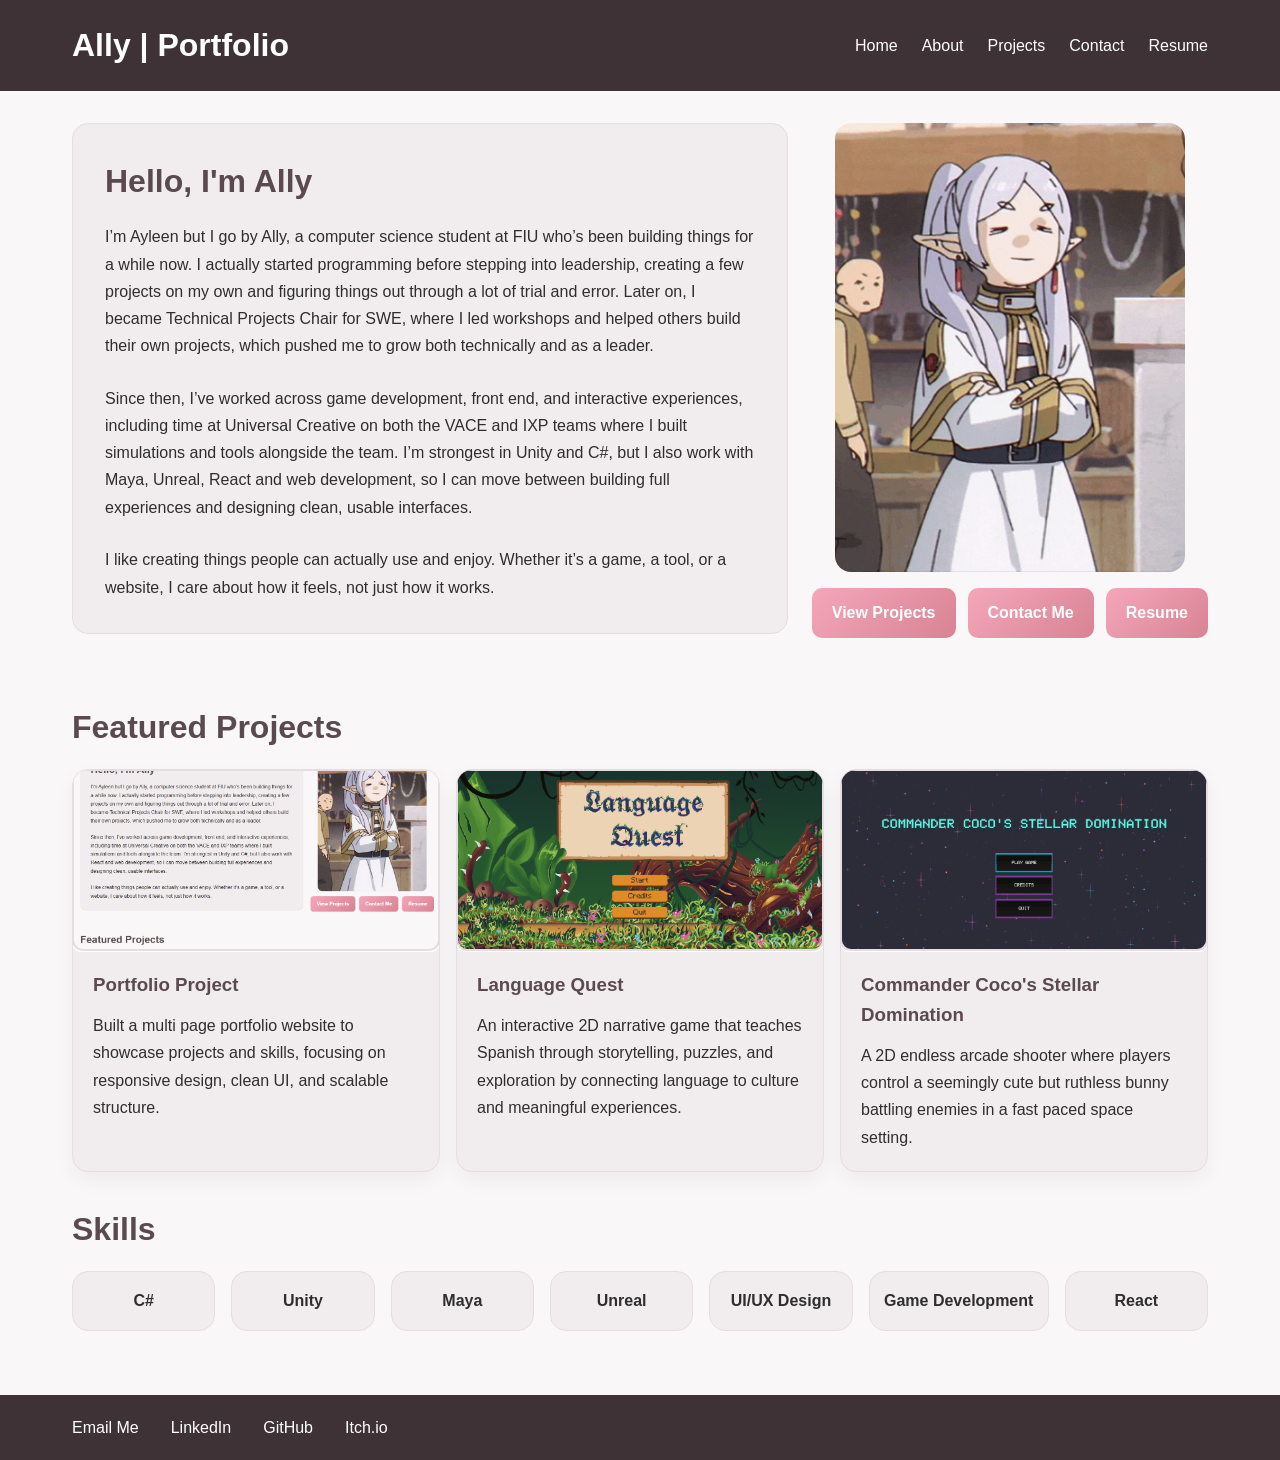
<file: index.html>
<!doctype html>
<html lang="en">
  <head>
    <meta charset="UTF-8" />
    <meta name="viewport" content="width=device-width, initial-scale=1.0" />
    <title>Portfolio</title>
    <link rel="stylesheet" href="Styles/base.css" />
    <link rel="stylesheet" href="Styles/layout.css" />
    <link rel="stylesheet" href="Styles/components.css" />
    <link rel="stylesheet" href="Styles/pages.css" />
    <link rel="stylesheet" href="Styles/colors.css" />
  </head>
  <body>
    <header class="site-header">
      <div class="header-inner">
        <h1 class="header-title">Ally | Portfolio</h1>

        <nav class="header-nav">
          <a href="index.html">Home</a>
          <a href="about.html">About</a>
          <a href="projects.html">Projects</a>
          <a href="contact.html">Contact</a>
          <a href="resume.html">Resume</a>
        </nav>
      </div>
    </header>
    <div class="page-content">
      <main>
        <section id="home">
          <div class="about-layout">
            <div class="about-container">
              <h2>Hello, I'm Ally</h2>
              <p>
                I’m Ayleen but I go by Ally, a computer science student at FIU
                who’s been building things for a while now. I actually started
                programming before stepping into leadership, creating a few
                projects on my own and figuring things out through a lot of
                trial and error. Later on, I became Technical Projects Chair for
                SWE, where I led workshops and helped others build their own
                projects, which pushed me to grow both technically and as a
                leader.
              </p>
              <br />
              <p>
                Since then, I’ve worked across game development, front end, and
                interactive experiences, including time at Universal Creative on
                both the VACE and IXP teams where I built simulations and tools
                alongside the team. I’m strongest in Unity and C#, but I also
                work with Maya, Unreal, React and web development, so I can move
                between building full experiences and designing clean, usable
                interfaces.
              </p>
              <br />
              <p>
                I like creating things people can actually use and enjoy.
                Whether it’s a game, a tool, or a website, I care about how it
                feels, not just how it works.
              </p>
            </div>
            <div class="about-image">
              <img src="images/anime-frieren.gif" alt="Funny Gif" />
              <div class="hero-actions">
                <a class="hero-button" href="projects.html">View Projects</a>
                <a class="hero-button" href="contact.html">Contact Me</a>
                <a class="hero-button" href="resume.html" target="_blank"
                  >Resume</a
                >
              </div>
            </div>
          </div>
        </section>
        <section id="projects">
          <h2>Featured Projects</h2>

          <div class="projects-grid">
            <a href="pages/portfolio-site.html" class="project-card-link">
              <article>
                <div class="project-thumbnail">
                  <img
                    src="images/projects/portfolio-project/portfolio-project-image.png"
                    alt="Portfolio Project"
                  />
                </div>
                <div class="project-content">
                  <h3>Portfolio Project</h3>
                  <p>
                    Built a multi page portfolio website to showcase projects
                    and skills, focusing on responsive design, clean UI, and
                    scalable structure.
                  </p>
                </div>
              </article>
            </a>

            <a href="pages/language-quest.html" class="project-card-link">
              <article>
                <div class="project-thumbnail">
                  <img
                    src="images/projects/language-quest/language-quest-project-image.png"
                    alt="Language Quest"
                  />
                </div>
                <div class="project-content">
                  <h3>Language Quest</h3>
                  <p>
                    An interactive 2D narrative game that teaches Spanish
                    through storytelling, puzzles, and exploration by connecting
                    language to culture and meaningful experiences.
                  </p>
                </div>
              </article>
            </a>

            <a href="pages/commander-coco.html" class="project-card-link">
              <article>
                <div class="project-thumbnail">
                  <img
                    src="images/projects/comander-coco/Commander-coco-project-image.png"
                    alt="Commander Coco"
                  />
                </div>
                <div class="project-content">
                  <h3>Commander Coco's Stellar Domination</h3>
                  <p>
                    A 2D endless arcade shooter where players control a
                    seemingly cute but ruthless bunny battling enemies in a fast
                    paced space setting.
                  </p>
                </div>
              </article>
            </a>
          </div>
        </section>
        <section id="skills">
          <h2>Skills</h2>

          <div class="skills-grid">
            <div class="skill-card">C#</div>
            <div class="skill-card">Unity</div>
            <div class="skill-card">Maya</div>
            <div class="skill-card">Unreal</div>
            <div class="skill-card">UI/UX Design</div>
            <div class="skill-card">Game Development</div>
            <div class="skill-card">React</div>
          </div>
        </section>
      </main>
    </div>
    <footer class="site-footer">
      <div class="footer-inner">
        <a href="mailto:Roa.Ayleen07@gmail.com">Email Me</a>
        <a href="https://www.linkedin.com/in/ayleen-roa" target="_blank"
          >LinkedIn</a
        >
        <a href="https://github.com/roa-ally" target="_blank">GitHub</a>
        <a href="https://roa-ally.itch.io/" target="_blank">Itch.io</a>
      </div>
    </footer>
  </body>
</html>
</file>
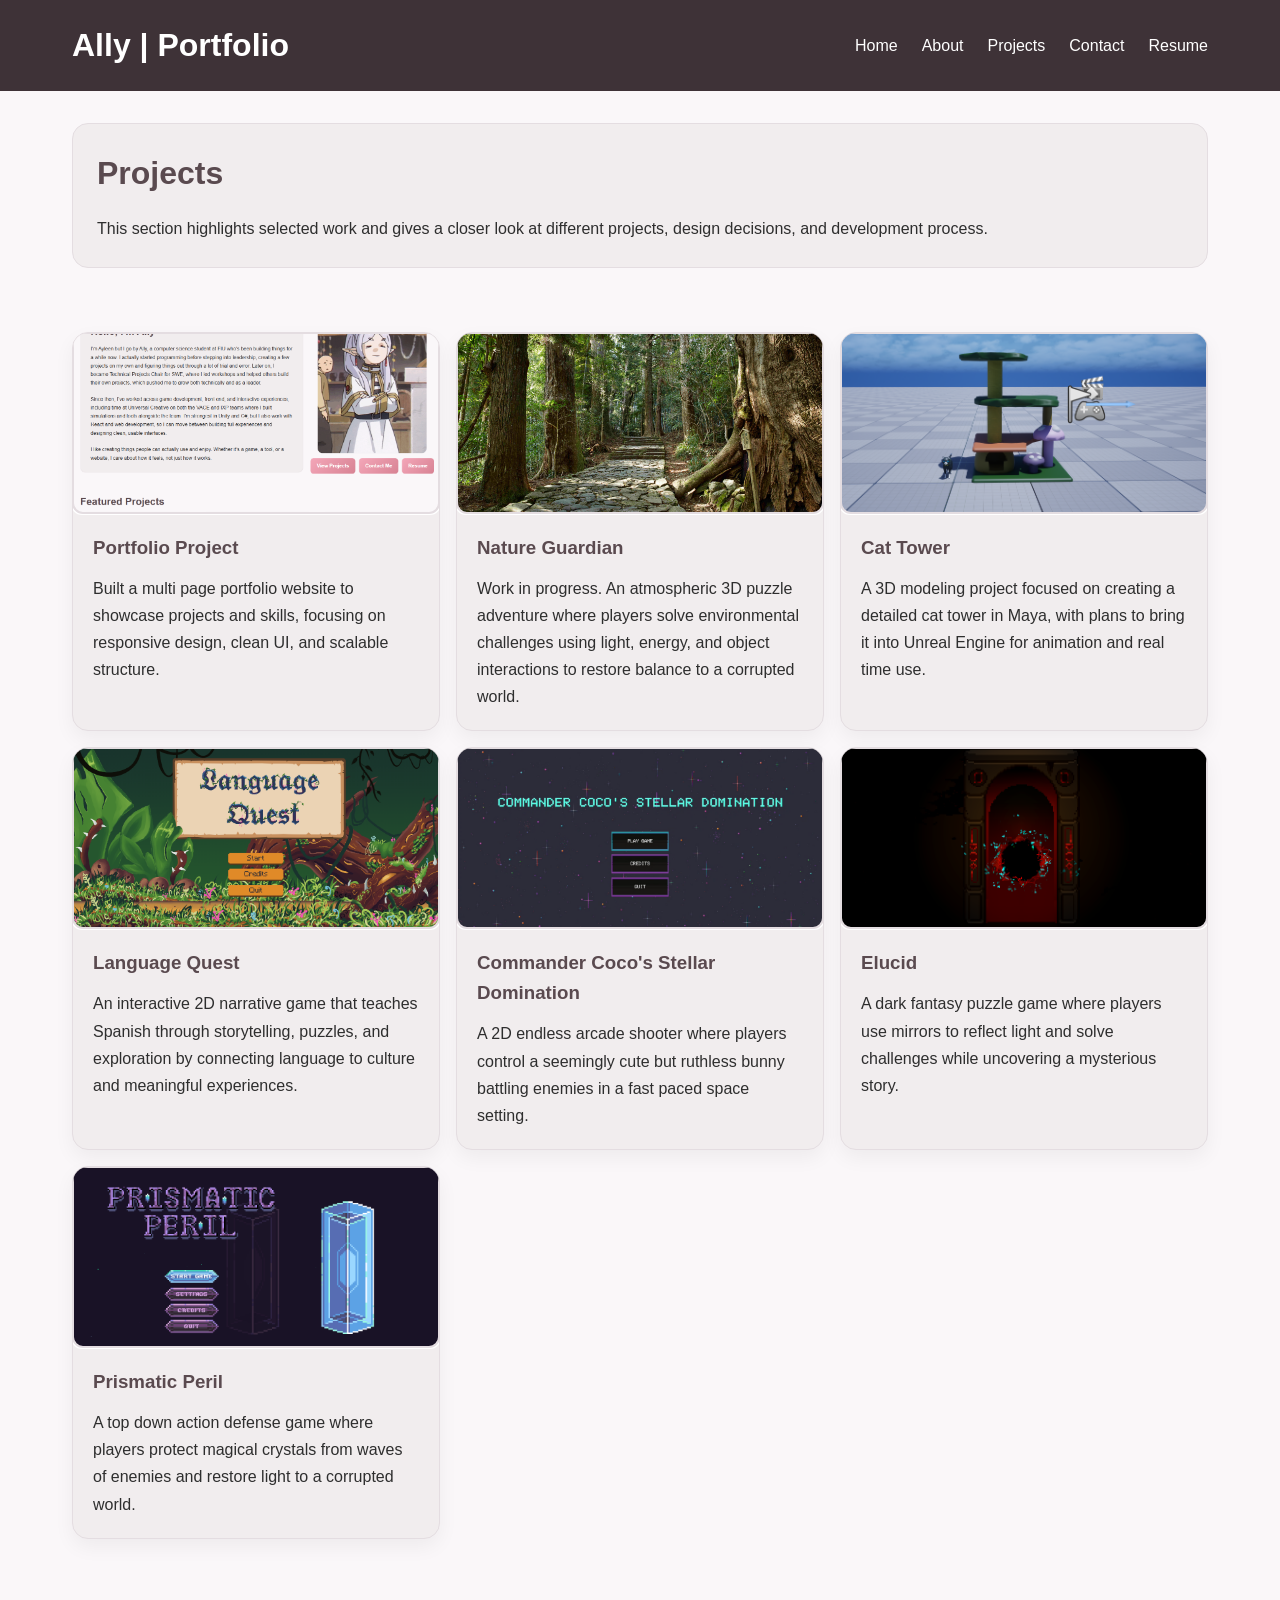
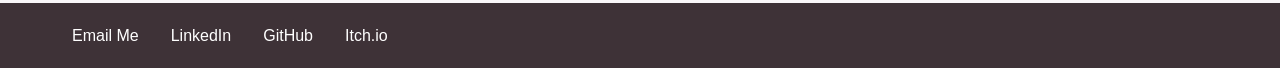
<file: projects.html>
<!doctype html>
<html lang="en">
  <head>
    <meta charset="UTF-8" />
    <meta name="viewport" content="width=device-width, initial-scale=1.0" />
    <title>Projects</title>
    <link rel="stylesheet" href="Styles/base.css" />
    <link rel="stylesheet" href="Styles/layout.css" />
    <link rel="stylesheet" href="Styles/components.css" />
    <link rel="stylesheet" href="Styles/pages.css" />
    <link rel="stylesheet" href="Styles/colors.css" />
  </head>

  <body>
    <header class="site-header">
      <div class="header-inner">
        <h1 class="header-title">Ally | Portfolio</h1>

        <nav class="header-nav">
          <a href="index.html">Home</a>
          <a href="about.html">About</a>
          <a href="projects.html">Projects</a>
          <a href="contact.html">Contact</a>
          <a href="resume.html">Resume</a>
        </nav>
      </div>
    </header>

    <main>
      <div class="page-content">
        <section class="projects-hero">
          <h2>Projects</h2>
          <p>
            This section highlights selected work and gives a closer look at
            different projects, design decisions, and development process.
          </p>
        </section>

        <section id="projects-page">
          <div class="projects-grid">
            <a class="project-card-link" href="pages/portfolio-site.html">
              <article>
                <div class="project-thumbnail">
                  <img
                    src="images/projects/portfolio-project/portfolio-project-image.png"
                    alt="Portfolio Project"
                  />
                </div>
                <div class="project-content">
                  <h3>Portfolio Project</h3>
                  <p>
                    Built a multi page portfolio website to showcase projects
                    and skills, focusing on responsive design, clean UI, and
                    scalable structure.
                  </p>
                </div>
              </article>
            </a>

            <a class="project-card-link" href="pages/nature-guardian.html">
              <article>
                <div class="project-thumbnail">
                  <img
                    src="images/projects/nature-guardian/nature-guardian-place-holder-project-image.jpg"
                    alt="Nature Guardian"
                  />
                </div>
                <div class="project-content">
                  <h3>Nature Guardian</h3>
                  <p>
                    Work in progress. An atmospheric 3D puzzle adventure where
                    players solve environmental challenges using light, energy,
                    and object interactions to restore balance to a corrupted
                    world.
                  </p>
                </div>
              </article>
            </a>

            <a class="project-card-link" href="pages/cat-tower.html">
              <article>
                <div class="project-thumbnail">
                  <img
                    src="images/projects/cat-tower/cat-tower-project-image.png"
                    alt="Cat Tower"
                  />
                </div>
                <div class="project-content">
                  <h3>Cat Tower</h3>
                  <p>
                    A 3D modeling project focused on creating a detailed cat
                    tower in Maya, with plans to bring it into Unreal Engine for
                    animation and real time use.
                  </p>
                </div>
              </article>
            </a>

            <a class="project-card-link" href="pages/language-quest.html">
              <article>
                <div class="project-thumbnail">
                  <img
                    src="images/projects/language-quest/language-quest-project-image.png"
                    alt="Language Quest"
                  />
                </div>
                <div class="project-content">
                  <h3>Language Quest</h3>
                  <p>
                    An interactive 2D narrative game that teaches Spanish
                    through storytelling, puzzles, and exploration by connecting
                    language to culture and meaningful experiences.
                  </p>
                </div>
              </article>
            </a>

            <a class="project-card-link" href="pages/commander-coco.html">
              <article>
                <div class="project-thumbnail">
                  <img
                    src="images/projects/comander-coco/Commander-coco-project-image.png"
                    alt="Commander Coco"
                  />
                </div>
                <div class="project-content">
                  <h3>Commander Coco's Stellar Domination</h3>
                  <p>
                    A 2D endless arcade shooter where players control a
                    seemingly cute but ruthless bunny battling enemies in a fast
                    paced space setting.
                  </p>
                </div>
              </article>
            </a>

            <a class="project-card-link" href="pages/elucid.html">
              <article>
                <div class="project-thumbnail">
                  <img
                    src="images/projects/elucid/elucid-project-image.png"
                    alt="Elucid"
                  />
                </div>
                <div class="project-content">
                  <h3>Elucid</h3>
                  <p>
                    A dark fantasy puzzle game where players use mirrors to
                    reflect light and solve challenges while uncovering a
                    mysterious story.
                  </p>
                </div>
              </article>
            </a>

            <a class="project-card-link" href="pages/prismatic-peril.html">
              <article>
                <div class="project-thumbnail">
                  <img
                    src="images/projects/prismatic-peril/prismatic-peril-project-image.png"
                    alt="Prismatic Peril"
                  />
                </div>
                <div class="project-content">
                  <h3>Prismatic Peril</h3>
                  <p>
                    A top down action defense game where players protect magical
                    crystals from waves of enemies and restore light to a
                    corrupted world.
                  </p>
                </div>
              </article>
            </a>
          </div>
        </section>
      </div>
    </main>

    <footer class="site-footer">
      <div class="footer-inner">
        <a href="mailto:Roa.Ayleen07@gmail.com">Email Me</a>
        <a href="https://www.linkedin.com/in/ayleen-roa" target="_blank"
          >LinkedIn</a
        >
        <a href="https://github.com/roa-ally" target="_blank">GitHub</a>
        <a href="https://roa-ally.itch.io/" target="_blank">Itch.io</a>
      </div>
    </footer>
  </body>
</html>
</file>
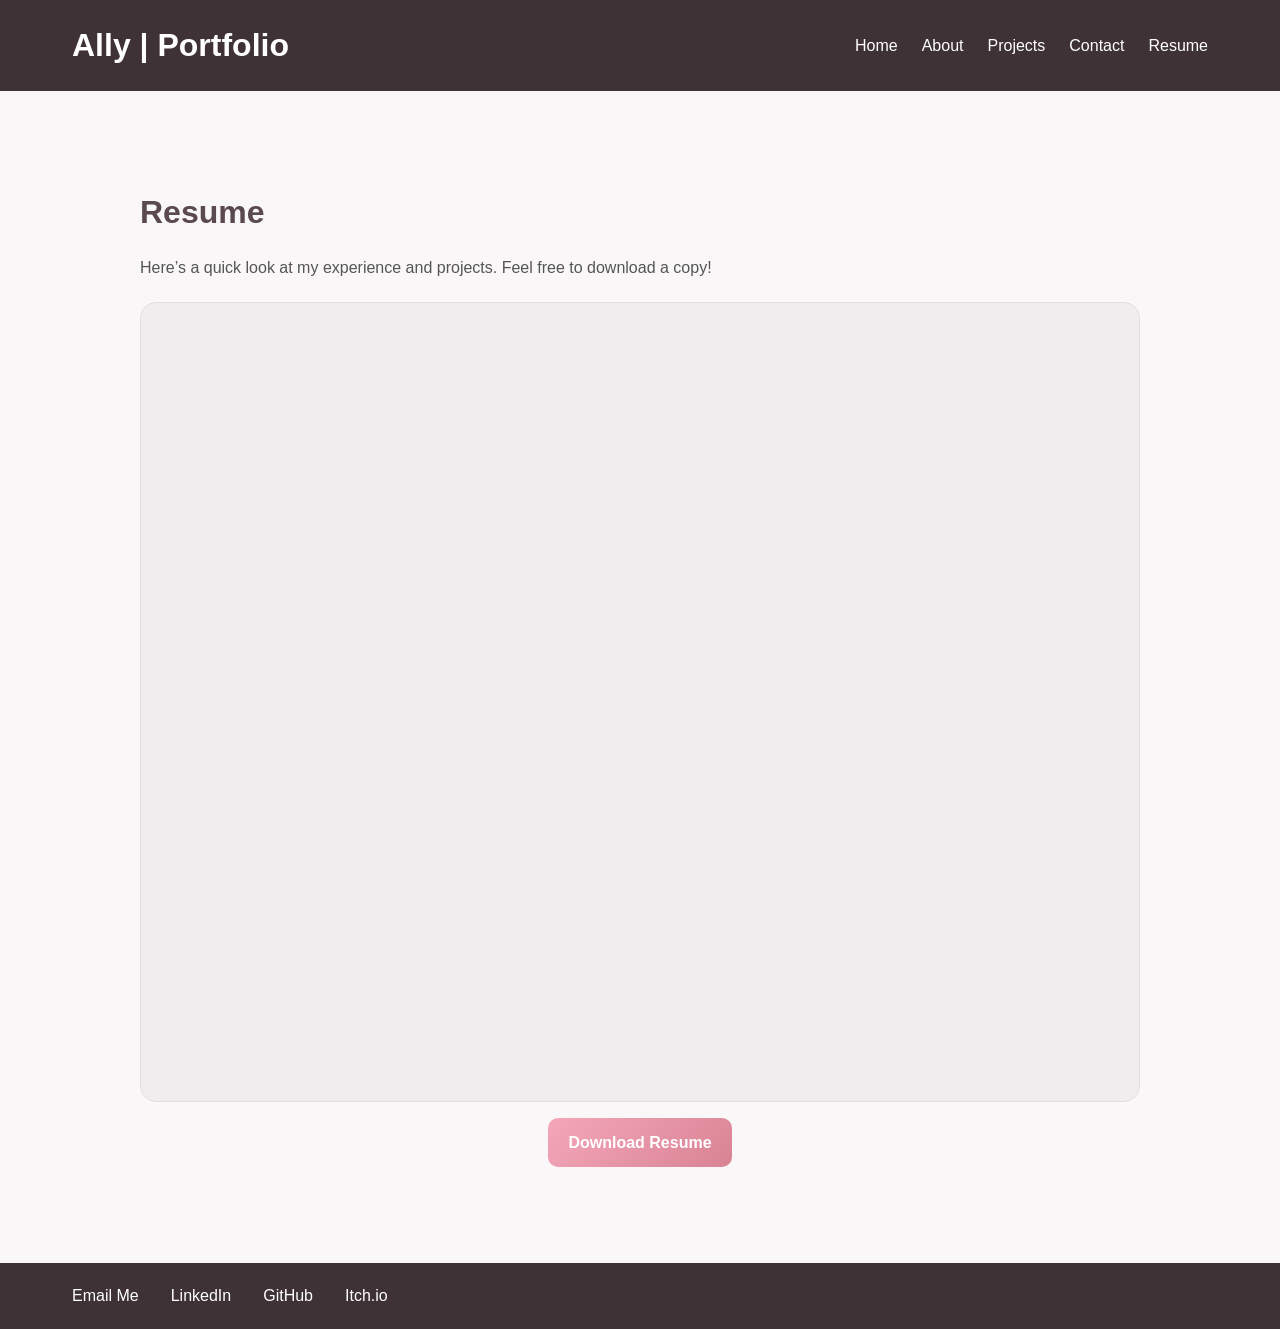
<file: resume.html>
<!doctype html>
<html lang="en">
  <head>
    <meta charset="UTF-8" />
    <meta name="viewport" content="width=device-width, initial-scale=1.0" />
    <title>Resume | Ally Portfolio</title>
    <link rel="stylesheet" href="Styles/base.css" />
    <link rel="stylesheet" href="Styles/layout.css" />
    <link rel="stylesheet" href="Styles/components.css" />
    <link rel="stylesheet" href="Styles/pages.css" />
    <link rel="stylesheet" href="Styles/colors.css" />
  </head>

  <body>
    <header class="site-header">
      <div class="header-inner">
        <h1 class="header-title">Ally | Portfolio</h1>

        <nav class="header-nav">
          <a href="index.html">Home</a>
          <a href="about.html">About</a>
          <a href="projects.html">Projects</a>
          <a href="contact.html">Contact</a>
          <a href="resume.html">Resume</a>
        </nav>
      </div>
    </header>
    <div class="page-content">
      <main>
        <section class="resume-section">
          <h2>Resume</h2>

          <p class="resume-intro">
            Here’s a quick look at my experience and projects. Feel free to
            download a copy!
          </p>

          <div class="resume-container">
            <iframe
              src="documents/ayleen-roa-resume.pdf"
              class="resume-frame"
            ></iframe>
          </div>

          <div class="resume-actions">
            <a
              href="documents/ayleen-roa-resume.pdf"
              download
              class="resume-button"
            >
              Download Resume
            </a>
          </div>
        </section>
      </main>
    </div>
    <footer class="site-footer">
      <div class="footer-inner">
        <a href="mailto:Roa.Ayleen07@gmail.com">Email Me</a>
        <a href="https://www.linkedin.com/in/ayleen-roa" target="_blank"
          >LinkedIn</a
        >
        <a href="https://github.com/roa-ally" target="_blank">GitHub</a>
        <a href="https://roa-ally.itch.io/" target="_blank">Itch.io</a>
      </div>
    </footer>
  </body>
</html>
</file>
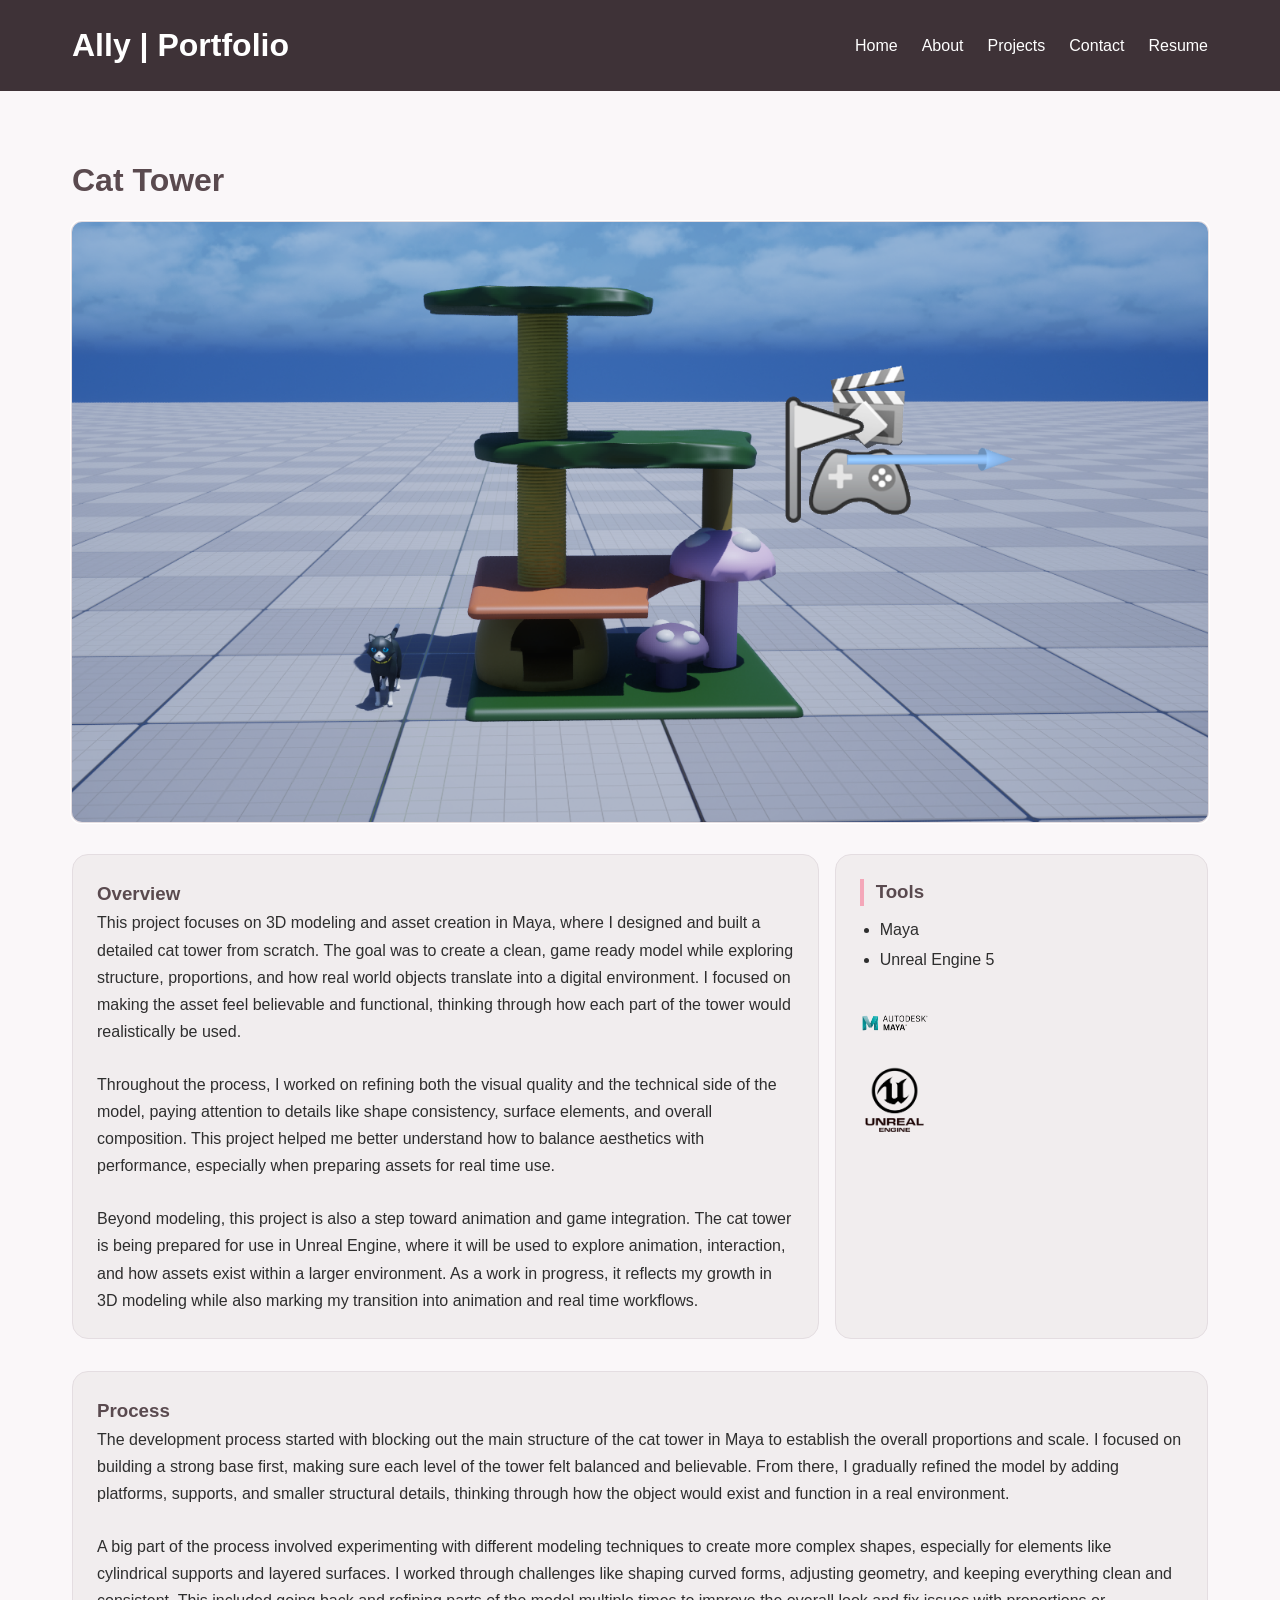
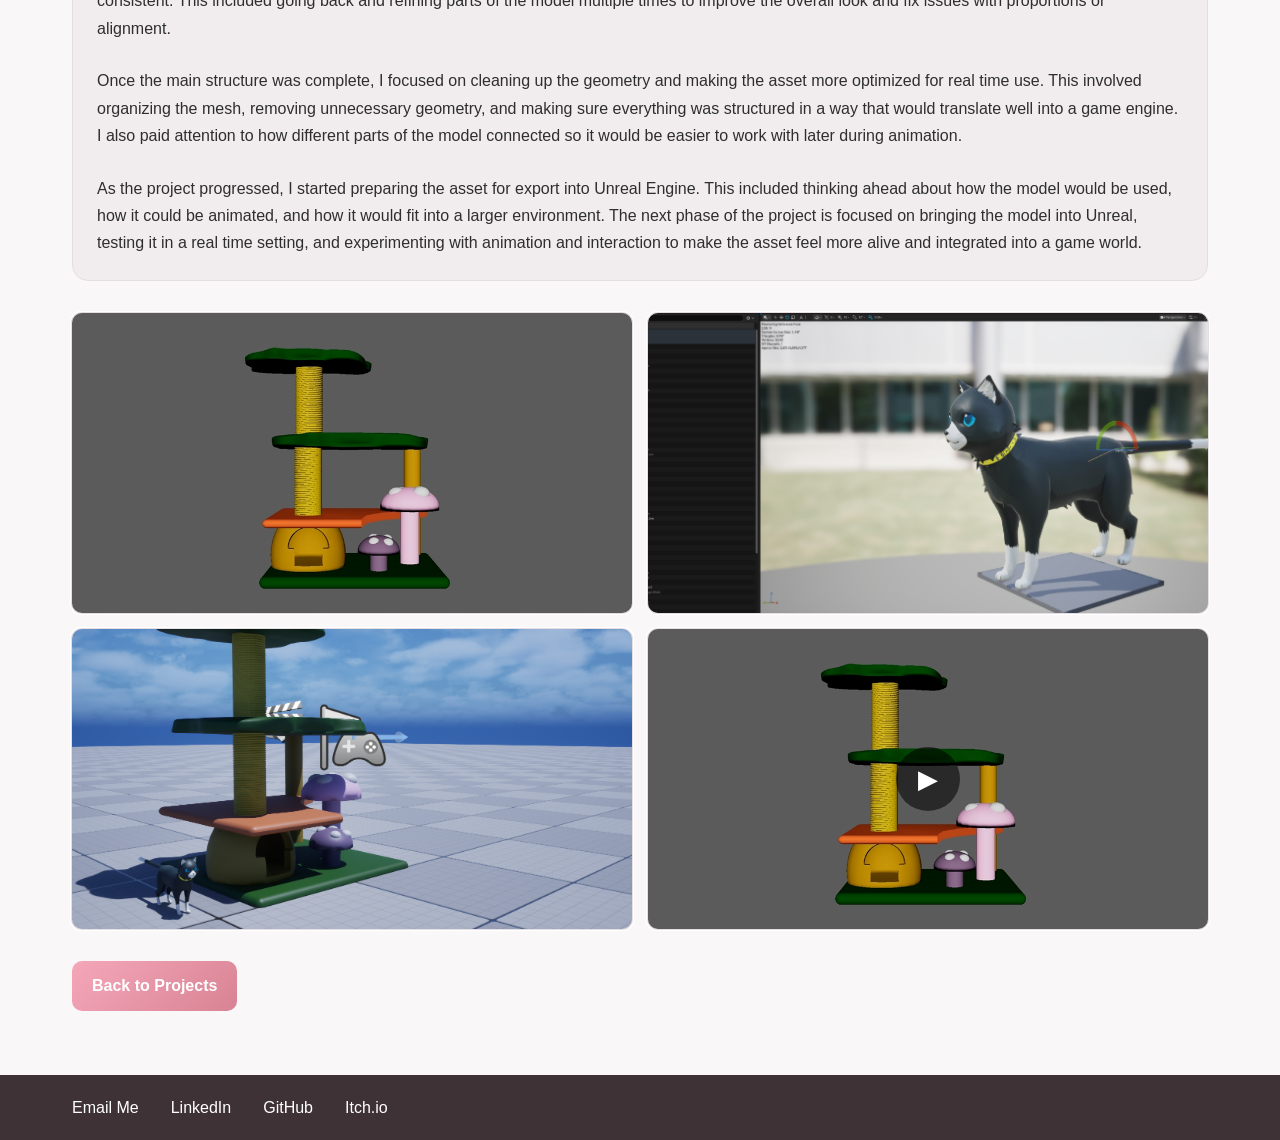
<file: pages/cat-tower.html>
<!doctype html>
<html lang="en">
  <head>
    <meta charset="UTF-8" />
    <meta name="viewport" content="width=device-width, initial-scale=1.0" />
    <title>Cat Tower</title>
    <link rel="stylesheet" href="../Styles/base.css" />
    <link rel="stylesheet" href="../Styles/layout.css" />
    <link rel="stylesheet" href="../Styles/components.css" />
    <link rel="stylesheet" href="../Styles/pages.css" />
    <link rel="stylesheet" href="../Styles/colors.css" />
  </head>

  <body>
    <header class="site-header">
      <div class="header-inner">
        <h1 class="header-title">Ally | Portfolio</h1>

        <nav class="header-nav">
          <a href="../index.html">Home</a>
          <a href="../about.html">About</a>
          <a href="../projects.html">Projects</a>
          <a href="../contact.html">Contact</a>
          <a href="../resume.html">Resume</a>
        </nav>
      </div>
    </header>
    <div class="page-content">
      <main>
        <section class="project-detail">
          <h2>Cat Tower</h2>

          <div class="project-hero">
            <button
              class="media-trigger"
              type="button"
              data-type="image"
              data-src="../images/projects/cat-tower/cat-tower-project-image.png"
              data-alt="Cat tower main screenshot"
            >
              <img
                src="../images/projects/cat-tower/cat-tower-project-image.png"
                alt="Cat tower main screenshot"
              />
            </button>
          </div>

          <div class="project-info">
            <div class="project-overview">
              <h3>Overview</h3>
              <p>
                This project focuses on 3D modeling and asset creation in Maya,
                where I designed and built a detailed cat tower from scratch.
                The goal was to create a clean, game ready model while exploring
                structure, proportions, and how real world objects translate
                into a digital environment. I focused on making the asset feel
                believable and functional, thinking through how each part of the
                tower would realistically be used.
              </p>
              <br />
              <p>
                Throughout the process, I worked on refining both the visual
                quality and the technical side of the model, paying attention to
                details like shape consistency, surface elements, and overall
                composition. This project helped me better understand how to
                balance aesthetics with performance, especially when preparing
                assets for real time use.
              </p>
              <br />
              <p>
                Beyond modeling, this project is also a step toward animation
                and game integration. The cat tower is being prepared for use in
                Unreal Engine, where it will be used to explore animation,
                interaction, and how assets exist within a larger environment.
                As a work in progress, it reflects my growth in 3D modeling
                while also marking my transition into animation and real time
                workflows.
              </p>
            </div>

            <div class="project-tools">
              <h3 class="section-title">Tools</h3>

              <ul class="tools-list">
                <li>Maya</li>
                <li>Unreal Engine 5</li>
              </ul>

              <div class="tool-images">
                <img src="../images/icons/Autodesk-Maya-Logo.png" alt="Maya" />
                <img
                  src="../images/icons/hd-unreal-engine-logo-transparentpng.png"
                  alt="Unreal Engine"
                />
              </div>
            </div>
          </div>

          <div class="project-process">
            <h3>Process</h3>
            <p>
              The development process started with blocking out the main
              structure of the cat tower in Maya to establish the overall
              proportions and scale. I focused on building a strong base first,
              making sure each level of the tower felt balanced and believable.
              From there, I gradually refined the model by adding platforms,
              supports, and smaller structural details, thinking through how the
              object would exist and function in a real environment.
            </p>
            <br />
            <p>
              A big part of the process involved experimenting with different
              modeling techniques to create more complex shapes, especially for
              elements like cylindrical supports and layered surfaces. I worked
              through challenges like shaping curved forms, adjusting geometry,
              and keeping everything clean and consistent. This included going
              back and refining parts of the model multiple times to improve the
              overall look and fix issues with proportions or alignment.
            </p>
            <br />
            <p>
              Once the main structure was complete, I focused on cleaning up the
              geometry and making the asset more optimized for real time use.
              This involved organizing the mesh, removing unnecessary geometry,
              and making sure everything was structured in a way that would
              translate well into a game engine. I also paid attention to how
              different parts of the model connected so it would be easier to
              work with later during animation.
            </p>
            <br />
            <p>
              As the project progressed, I started preparing the asset for
              export into Unreal Engine. This included thinking ahead about how
              the model would be used, how it could be animated, and how it
              would fit into a larger environment. The next phase of the project
              is focused on bringing the model into Unreal, testing it in a real
              time setting, and experimenting with animation and interaction to
              make the asset feel more alive and integrated into a game world.
            </p>
          </div>

          <div class="project-gallery">
            <div class="gallery-box">
              <button
                class="media-trigger"
                type="button"
                data-type="image"
                data-src="../images/projects/cat-tower/cat-tower-gallary-image-1.png"
                data-alt="Cat tower screenshot 1"
              >
                <img
                  src="../images/projects/cat-tower/cat-tower-gallary-image-1.png"
                  alt="Cat tower screenshot 1"
                />
              </button>
            </div>
            <div class="gallery-box">
              <button
                class="media-trigger"
                type="button"
                data-type="image"
                data-src="../images/projects/cat-tower/cat-tower-gallary-image-2.png"
                data-alt="Cat tower screenshot 2"
              >
                <img
                  src="../images/projects/cat-tower/cat-tower-gallary-image-2.png"
                  alt="Cat tower screenshot 2"
                />
              </button>
            </div>

            <div class="gallery-box">
              <button
                class="media-trigger"
                type="button"
                data-type="image"
                data-src="../images/projects/cat-tower/cat-tower-gallary-image-3.png"
                data-alt="Cat tower screenshot 3"
              >
                <img
                  src="../images/projects/cat-tower/cat-tower-gallary-image-3.png"
                  alt="Cat tower screenshot 3"
                />
              </button>
            </div>

            <div class="gallery-box">
              <button
                class="media-trigger"
                type="button"
                data-type="video"
                data-src="../media/projects/cat-tower/cat-tower.mp4"
                data-poster="../images/projects/cat-tower/cat-tower-gallary-image-1.png"
                data-alt="Cat tower panaramic"
              >
                <img
                  src="../images/projects/cat-tower/cat-tower-gallary-image-1.png"
                  alt="Cat tower panaramic"
                />
                <span class="video-badge">▶</span>
              </button>
            </div>
          </div>

          <a class="back-link" href="../projects.html">Back to Projects</a>
        </section>
      </main>
    </div>
    <footer class="site-footer">
      <div class="footer-inner">
        <a href="mailto:Roa.Ayleen07@gmail.com">Email Me</a>
        <a href="https://www.linkedin.com/in/ayleen-roa" target="_blank"
          >LinkedIn</a
        >
        <a href="https://github.com/roa-ally" target="_blank">GitHub</a>
        <a href="https://roa-ally.itch.io/" target="_blank">Itch.io</a>
      </div>
    </footer>
    <div class="image-modal" id="imageModal">
      <div class="image-modal-panel">
        <button class="image-modal-close" id="closeModal" type="button">
          &times;
        </button>

        <div class="image-modal-media-wrap">
          <button
            class="image-modal-arrow left-arrow"
            id="prevImage"
            type="button"
          >
            &#10094;
          </button>

          <img
            class="image-modal-content"
            id="modalImage"
            alt="Expanded media"
          />

          <video
            class="image-modal-video"
            id="modalVideo"
            controls
            playsinline
          ></video>

          <iframe
            class="image-modal-iframe"
            id="modalIframe"
            frameborder="0"
            allow="autoplay; fullscreen"
          ></iframe>

          <button
            class="image-modal-arrow right-arrow"
            id="nextImage"
            type="button"
          >
            &#10095;
          </button>
        </div>
      </div>
    </div>
    <script src="../Scripts/image-modal.js"></script>
  </body>
</html>
</file>
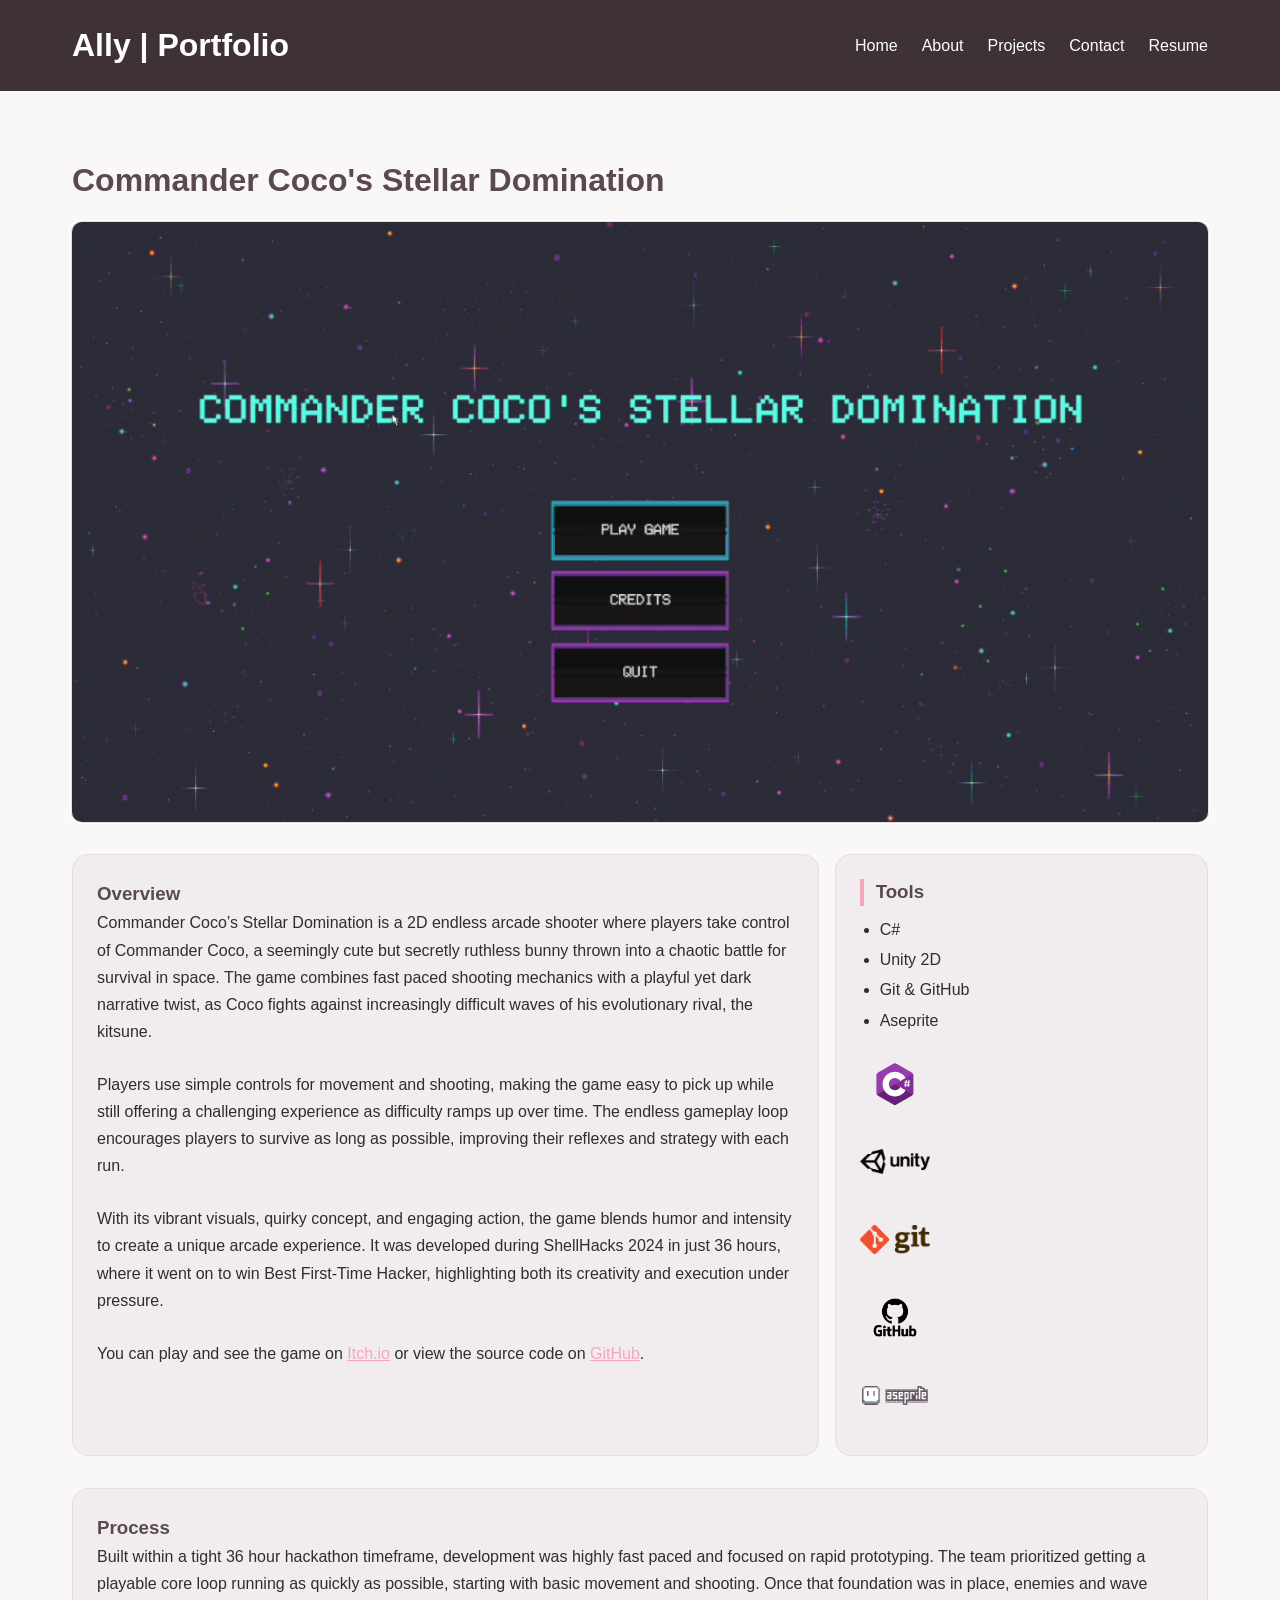
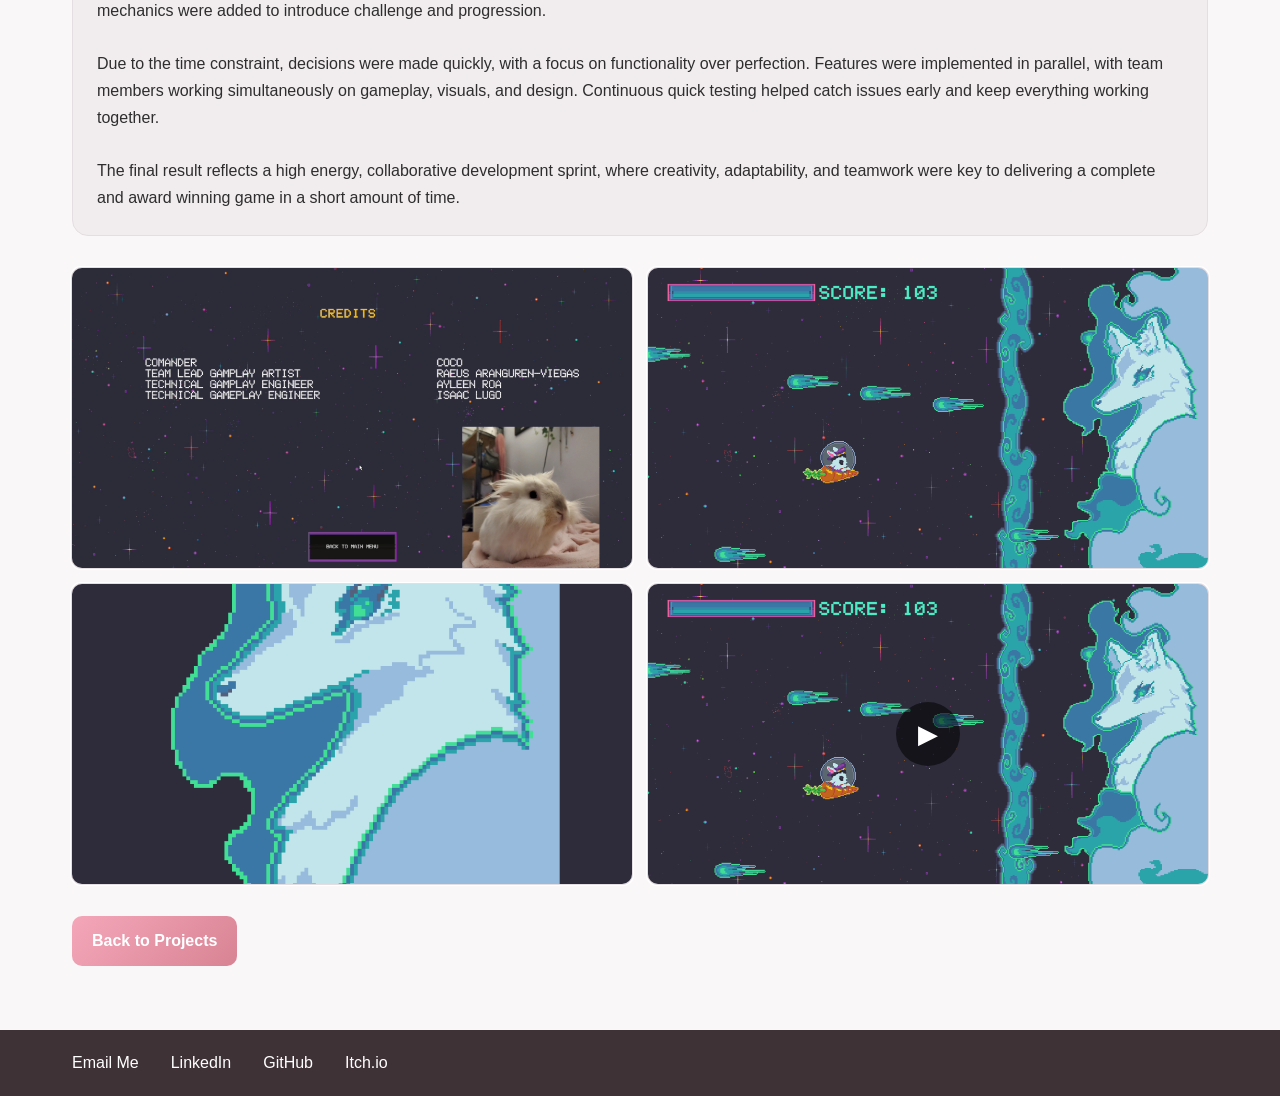
<file: pages/commander-coco.html>
<!doctype html>
<html lang="en">
  <head>
    <meta charset="UTF-8" />
    <meta name="viewport" content="width=device-width, initial-scale=1.0" />
    <title>Commander Coco's Stellar Domination</title>
    <link rel="stylesheet" href="../Styles/base.css" />
    <link rel="stylesheet" href="../Styles/layout.css" />
    <link rel="stylesheet" href="../Styles/components.css" />
    <link rel="stylesheet" href="../Styles/pages.css" />
    <link rel="stylesheet" href="../Styles/colors.css" />
  </head>

  <body>
    <header class="site-header">
      <div class="header-inner">
        <h1 class="header-title">Ally | Portfolio</h1>

        <nav class="header-nav">
          <a href="../index.html">Home</a>
          <a href="../about.html">About</a>
          <a href="../projects.html">Projects</a>
          <a href="../contact.html">Contact</a>
          <a href="../resume.html">Resume</a>
        </nav>
      </div>
    </header>
    <div class="page-content">
      <main>
        <section class="project-detail">
          <h2>Commander Coco's Stellar Domination</h2>
          <div class="project-hero">
            <button
              class="media-trigger"
              type="button"
              data-type="image"
              data-src="../images/projects/comander-coco/Commander-coco-project-image.png"
              data-alt="Commander Coco main screenshot"
            >
              <img
                src="../images/projects/comander-coco/Commander-coco-project-image.png"
                alt="Commander Coco main screenshot"
              />
            </button>
          </div>

          <div class="project-info">
            <div class="project-overview">
              <h3>Overview</h3>
              <p>
                Commander Coco’s Stellar Domination is a 2D endless arcade
                shooter where players take control of Commander Coco, a
                seemingly cute but secretly ruthless bunny thrown into a chaotic
                battle for survival in space. The game combines fast paced
                shooting mechanics with a playful yet dark narrative twist, as
                Coco fights against increasingly difficult waves of his
                evolutionary rival, the kitsune.
              </p>
              <br />
              <p>
                Players use simple controls for movement and shooting, making
                the game easy to pick up while still offering a challenging
                experience as difficulty ramps up over time. The endless
                gameplay loop encourages players to survive as long as possible,
                improving their reflexes and strategy with each run.
              </p>
              <br />
              <p>
                With its vibrant visuals, quirky concept, and engaging action,
                the game blends humor and intensity to create a unique arcade
                experience. It was developed during ShellHacks 2024 in just 36
                hours, where it went on to win Best First-Time Hacker,
                highlighting both its creativity and execution under pressure.
              </p>
              <br />
              <p>
                You can play and see the game on
                <a
                  href="https://raaee.itch.io/commander-coco-stellar-domination"
                  target="_blank"
                  >Itch.io</a
                >
                or view the source code on
                <a
                  href="https://github.com/Raaee/ShellHacks2024"
                  target="_blank"
                  >GitHub</a
                >.
              </p>
            </div>

            <div class="project-tools">
              <h3 class="section-title">Tools</h3>

              <ul class="tools-list">
                <li>C#</li>
                <li>Unity 2D</li>
                <li>Git & GitHub</li>
                <li>Aseprite</li>
              </ul>

              <div class="tool-images">
                <img src="../images/icons/c-sharp-logo.png" alt="C Sharp" />
                <img
                  src="../images/icons/unity-game-engine-logo-icon.png"
                  alt="Unity"
                />
                <img src="../images/icons/Git-Icon-Black.png" alt="Git" />
                <img
                  src="../images/icons/github-icon-1-logo-black-and-white.png"
                  alt="GitHub"
                />

                <img
                  src="../images/icons/aseprite_logo_icon.png"
                  alt="Asprite"
                />
              </div>
            </div>
          </div>

          <div class="project-process">
            <h3>Process</h3>
            <p>
              Built within a tight 36 hour hackathon timeframe, development was
              highly fast paced and focused on rapid prototyping. The team
              prioritized getting a playable core loop running as quickly as
              possible, starting with basic movement and shooting. Once that
              foundation was in place, enemies and wave mechanics were added to
              introduce challenge and progression.
            </p>
            <br />
            <p>
              Due to the time constraint, decisions were made quickly, with a
              focus on functionality over perfection. Features were implemented
              in parallel, with team members working simultaneously on gameplay,
              visuals, and design. Continuous quick testing helped catch issues
              early and keep everything working together.
            </p>
            <br />
            <p>
              The final result reflects a high energy, collaborative development
              sprint, where creativity, adaptability, and teamwork were key to
              delivering a complete and award winning game in a short amount of
              time.
            </p>
          </div>

          <div class="project-gallery">
            <div class="gallery-box">
              <button
                class="media-trigger"
                type="button"
                data-type="image"
                data-src="../images/projects/comander-coco/commander-coco-gallery-image-1.png"
                data-alt="Commander Coco screenshot 1"
              >
                <img
                  src="../images/projects/comander-coco/commander-coco-gallery-image-1.png"
                  alt="Commander Coco screenshot 1"
                />
              </button>
            </div>

            <div class="gallery-box">
              <button
                class="media-trigger"
                type="button"
                data-type="image"
                data-src="../images/projects/comander-coco/commander-coco-gallery-image-2.png"
                data-alt="Commander Coco screenshot 2"
              >
                <img
                  src="../images/projects/comander-coco/commander-coco-gallery-image-2.png"
                  alt="Commander Coco screenshot 2"
                />
              </button>
            </div>

            <div class="gallery-box">
              <button
                class="media-trigger"
                type="button"
                data-type="image"
                data-src="../images/projects/comander-coco/commander-coco-gallary-image-3.gif"
                data-alt="Gameplay animation"
              >
                <img
                  src="../images/projects/comander-coco/commander-coco-gallary-image-3.gif"
                  alt="Gameplay animation"
                />
              </button>
            </div>

            <div class="gallery-box">
              <button
                class="media-trigger"
                type="button"
                data-type="youtube"
                data-src="https://www.youtube.com/embed/6uh4768qSaY?autoplay=1&mute=1"
                data-poster="../images/projects/comander-coco/commander-coco-gallery-image-2.png"
                data-alt="Commander Coco Stellar Domination gameplay demo preview"
              >
                <img
                  src="../images/projects/comander-coco/commander-coco-gallery-image-2.png"
                  alt="Commander Coco Stellar Domination gameplay demo preview"
                />
                <span class="video-badge">▶</span>
              </button>
            </div>
          </div>

          <a class="back-link" href="../projects.html">Back to Projects</a>
        </section>
      </main>
    </div>
    <footer class="site-footer">
      <div class="footer-inner">
        <a href="mailto:Roa.Ayleen07@gmail.com">Email Me</a>
        <a href="https://www.linkedin.com/in/ayleen-roa" target="_blank"
          >LinkedIn</a
        >
        <a href="https://github.com/roa-ally" target="_blank">GitHub</a>
        <a href="https://roa-ally.itch.io/" target="_blank">Itch.io</a>
      </div>
    </footer>
    <div class="image-modal" id="imageModal">
      <div class="image-modal-panel">
        <button class="image-modal-close" id="closeModal" type="button">
          &times;
        </button>

        <div class="image-modal-media-wrap">
          <button
            class="image-modal-arrow left-arrow"
            id="prevImage"
            type="button"
          >
            &#10094;
          </button>

          <img
            class="image-modal-content"
            id="modalImage"
            alt="Expanded media"
          />

          <video
            class="image-modal-video"
            id="modalVideo"
            controls
            playsinline
          ></video>

          <iframe
            class="image-modal-iframe"
            id="modalIframe"
            frameborder="0"
            allow="autoplay; fullscreen"
          ></iframe>

          <button
            class="image-modal-arrow right-arrow"
            id="nextImage"
            type="button"
          >
            &#10095;
          </button>
        </div>
      </div>
    </div>
    <script src="../Scripts/image-modal.js"></script>
  </body>
</html>
</file>
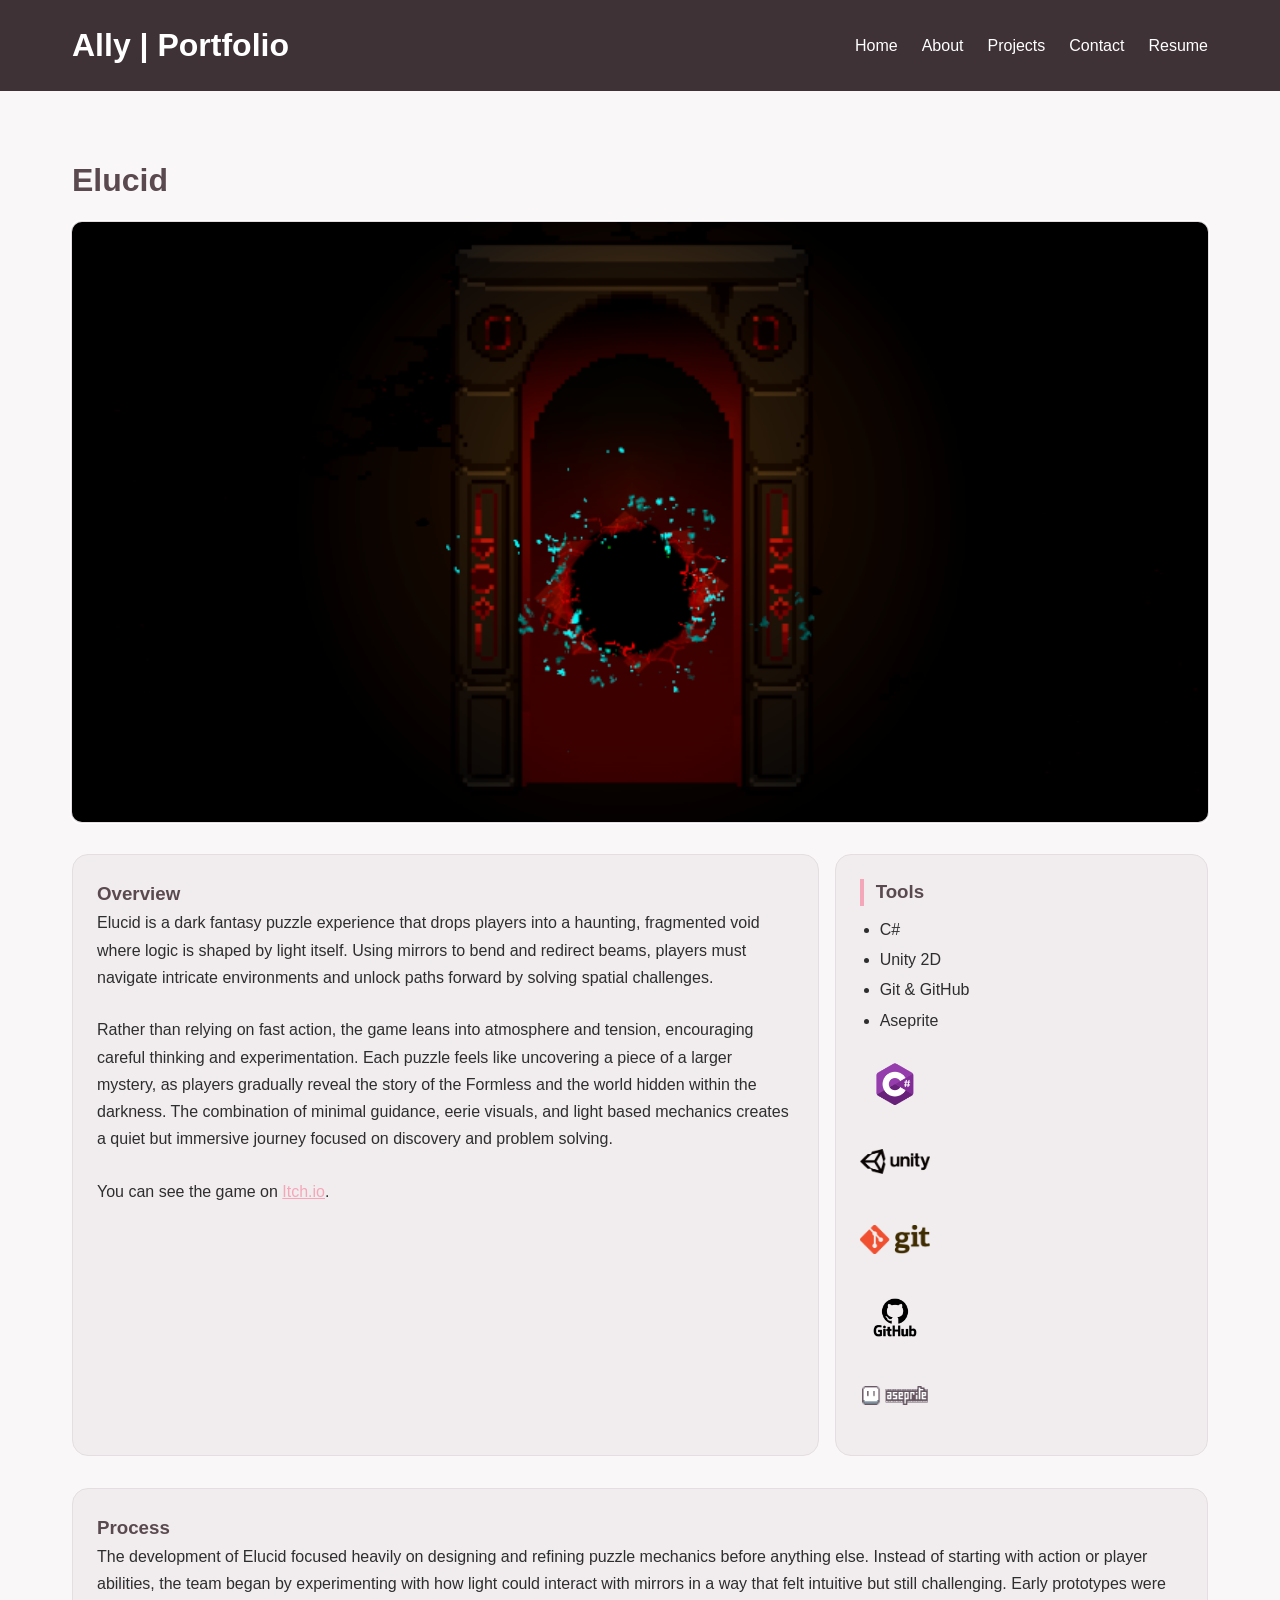
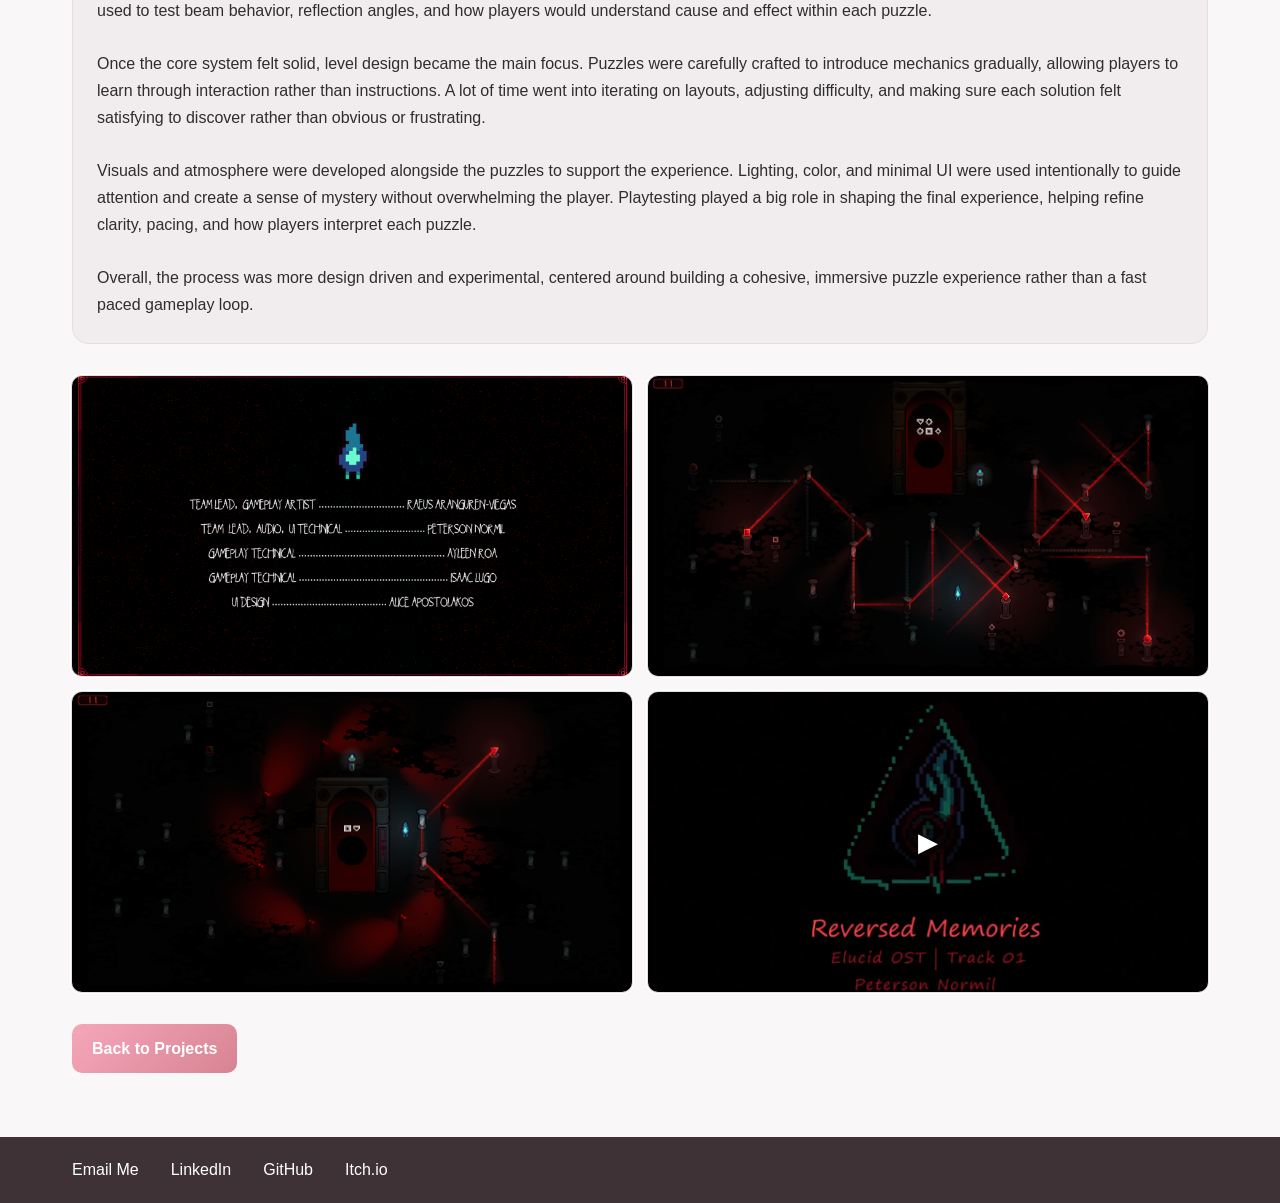
<file: pages/elucid.html>
<!doctype html>
<html lang="en">
  <head>
    <meta charset="UTF-8" />
    <meta name="viewport" content="width=device-width, initial-scale=1.0" />
    <title>Elucid</title>
    <link rel="stylesheet" href="../Styles/base.css" />
    <link rel="stylesheet" href="../Styles/layout.css" />
    <link rel="stylesheet" href="../Styles/components.css" />
    <link rel="stylesheet" href="../Styles/pages.css" />
    <link rel="stylesheet" href="../Styles/colors.css" />
  </head>

  <body>
    <header class="site-header">
      <div class="header-inner">
        <h1 class="header-title">Ally | Portfolio</h1>

        <nav class="header-nav">
          <a href="../index.html">Home</a>
          <a href="../about.html">About</a>
          <a href="../projects.html">Projects</a>
          <a href="../contact.html">Contact</a>
          <a href="../resume.html">Resume</a>
        </nav>
      </div>
    </header>
    <div class="page-content">
      <main>
        <section class="project-detail">
          <h2>Elucid</h2>

          <div class="project-hero">
            <button
              class="media-trigger"
              type="button"
              data-type="image"
              data-src="../images/projects/elucid/elucid-project-image.png"
              data-alt="Elucid main screenshot"
            >
              <img
                src="../images/projects/elucid/elucid-project-image.png"
                alt="Elucid main screenshot"
              />
            </button>
          </div>

          <div class="project-info">
            <div class="project-overview">
              <h3>Overview</h3>
              <p>
                Elucid is a dark fantasy puzzle experience that drops players
                into a haunting, fragmented void where logic is shaped by light
                itself. Using mirrors to bend and redirect beams, players must
                navigate intricate environments and unlock paths forward by
                solving spatial challenges.
              </p>
              <br />
              <p>
                Rather than relying on fast action, the game leans into
                atmosphere and tension, encouraging careful thinking and
                experimentation. Each puzzle feels like uncovering a piece of a
                larger mystery, as players gradually reveal the story of the
                Formless and the world hidden within the darkness. The
                combination of minimal guidance, eerie visuals, and light based
                mechanics creates a quiet but immersive journey focused on
                discovery and problem solving.
              </p>
              <br />
              <p>
                You can see the game on
                <a href="https://raaee.itch.io/elucid" target="_blank"
                  >Itch.io</a
                >.
              </p>
            </div>

            <div class="project-tools">
              <h3 class="section-title">Tools</h3>

              <ul class="tools-list">
                <li>C#</li>
                <li>Unity 2D</li>
                <li>Git & GitHub</li>
                <li>Aseprite</li>
              </ul>

              <div class="tool-images">
                <img src="../images/icons/c-sharp-logo.png" alt="C Sharp" />
                <img
                  src="../images/icons/unity-game-engine-logo-icon.png"
                  alt="Unity"
                />
                <img src="../images/icons/Git-Icon-Black.png" alt="Git" />
                <img
                  src="../images/icons/github-icon-1-logo-black-and-white.png"
                  alt="GitHub"
                />

                <img
                  src="../images/icons/aseprite_logo_icon.png"
                  alt="Asprite"
                />
              </div>
            </div>
          </div>

          <div class="project-process">
            <h3>Process</h3>
            <!-- REPLACE -->
            <p>
              The development of Elucid focused heavily on designing and
              refining puzzle mechanics before anything else. Instead of
              starting with action or player abilities, the team began by
              experimenting with how light could interact with mirrors in a way
              that felt intuitive but still challenging. Early prototypes were
              used to test beam behavior, reflection angles, and how players
              would understand cause and effect within each puzzle.
            </p>
            <br />
            <p>
              Once the core system felt solid, level design became the main
              focus. Puzzles were carefully crafted to introduce mechanics
              gradually, allowing players to learn through interaction rather
              than instructions. A lot of time went into iterating on layouts,
              adjusting difficulty, and making sure each solution felt
              satisfying to discover rather than obvious or frustrating.
            </p>
            <br />
            <p>
              Visuals and atmosphere were developed alongside the puzzles to
              support the experience. Lighting, color, and minimal UI were used
              intentionally to guide attention and create a sense of mystery
              without overwhelming the player. Playtesting played a big role in
              shaping the final experience, helping refine clarity, pacing, and
              how players interpret each puzzle.
            </p>
            <br />
            <p>
              Overall, the process was more design driven and experimental,
              centered around building a cohesive, immersive puzzle experience
              rather than a fast paced gameplay loop.
            </p>
          </div>

          <div class="project-gallery">
            <div class="gallery-box">
              <button
                class="media-trigger"
                type="button"
                data-type="image"
                data-src="../images/projects/elucid/elucid-gallery-image-1.png"
                data-alt="Elucid screenshot 1"
              >
                <img
                  src="../images/projects/elucid/elucid-gallery-image-1.png"
                  alt="Elucid screenshot 1"
                />
              </button>
            </div>

            <div class="gallery-box">
              <button
                class="media-trigger"
                type="button"
                data-type="image"
                data-src="../images/projects/elucid/elucid-gallery-image-2.png"
                data-alt="Elucid screenshot 2"
              >
                <img
                  src="../images/projects/elucid/elucid-gallery-image-2.png"
                  alt="Elucid screenshot 2"
                />
              </button>
            </div>

            <div class="gallery-box">
              <button
                class="media-trigger"
                type="button"
                data-type="image"
                data-src="../images/projects/elucid/elucid-gallery-image-3.png"
                data-alt="Elucid screenshot 3"
              >
                <img
                  src="../images/projects/elucid/elucid-gallery-image-3.png"
                  alt="Elucid screenshot 3"
                />
              </button>
            </div>

            <div class="gallery-box">
              <button
                class="media-trigger"
                type="button"
                data-type="youtube"
                data-src="https://www.youtube.com/embed/k6ykHhAGQ30?autoplay=1&mute=1"
                data-poster="../images/projects/elucid/elucid-gallery-image-4.png"
                data-alt="Elucid soundtrack"
              >
                <img
                  src="../images/projects/elucid/elucid-gallery-image-4.png"
                  alt="Elucid soundtack"
                />
                <span class="video-badge">▶</span>
              </button>
            </div>
          </div>

          <a class="back-link" href="../projects.html">Back to Projects</a>
        </section>
      </main>
    </div>
    <footer class="site-footer">
      <div class="footer-inner">
        <a href="mailto:Roa.Ayleen07@gmail.com">Email Me</a>
        <a href="https://www.linkedin.com/in/ayleen-roa" target="_blank"
          >LinkedIn</a
        >
        <a href="https://github.com/roa-ally" target="_blank">GitHub</a>
        <a href="https://roa-ally.itch.io/" target="_blank">Itch.io</a>
      </div>
    </footer>
    <div class="image-modal" id="imageModal">
      <div class="image-modal-panel">
        <button class="image-modal-close" id="closeModal" type="button">
          &times;
        </button>

        <div class="image-modal-media-wrap">
          <button
            class="image-modal-arrow left-arrow"
            id="prevImage"
            type="button"
          >
            &#10094;
          </button>

          <img
            class="image-modal-content"
            id="modalImage"
            alt="Expanded media"
          />

          <video
            class="image-modal-video"
            id="modalVideo"
            controls
            playsinline
          ></video>

          <iframe
            class="image-modal-iframe"
            id="modalIframe"
            frameborder="0"
            allow="autoplay; fullscreen"
          ></iframe>

          <button
            class="image-modal-arrow right-arrow"
            id="nextImage"
            type="button"
          >
            &#10095;
          </button>
        </div>
      </div>
    </div>
    <script src="../Scripts/image-modal.js"></script>
  </body>
</html>
</file>
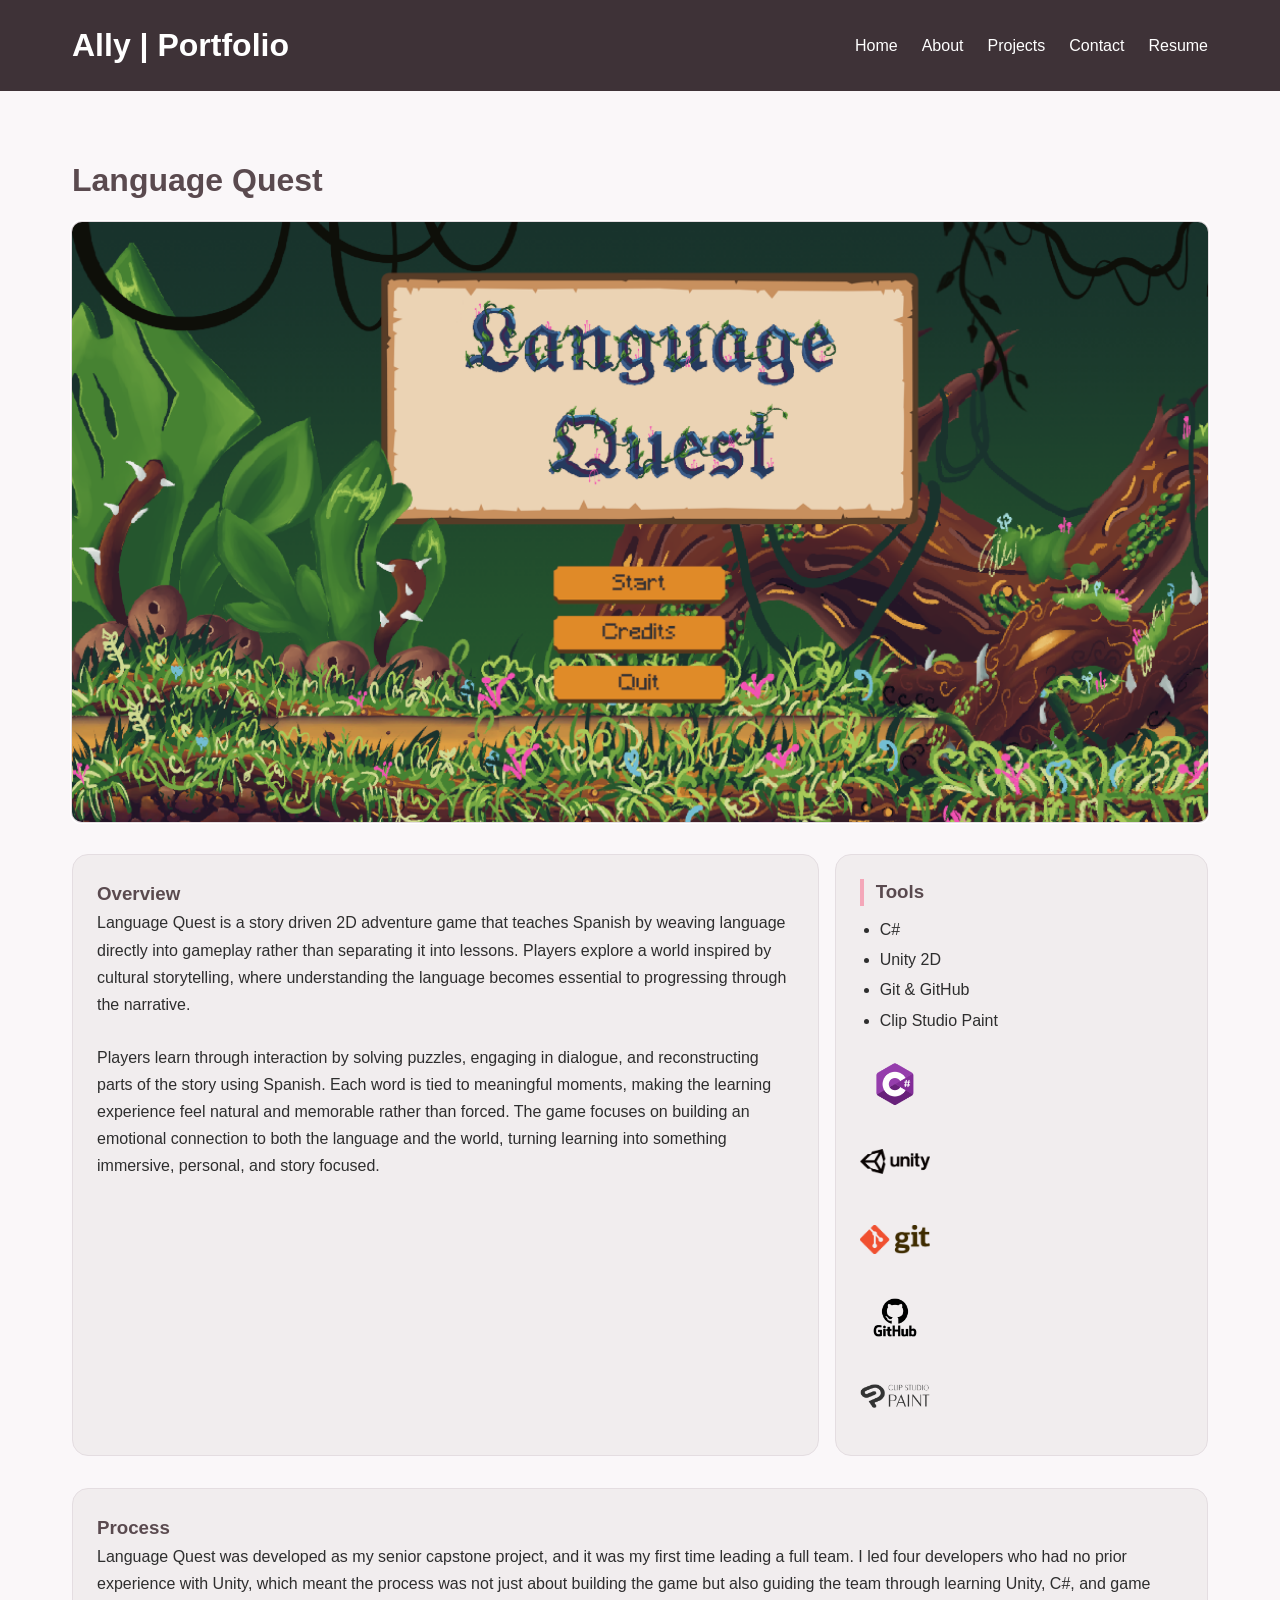
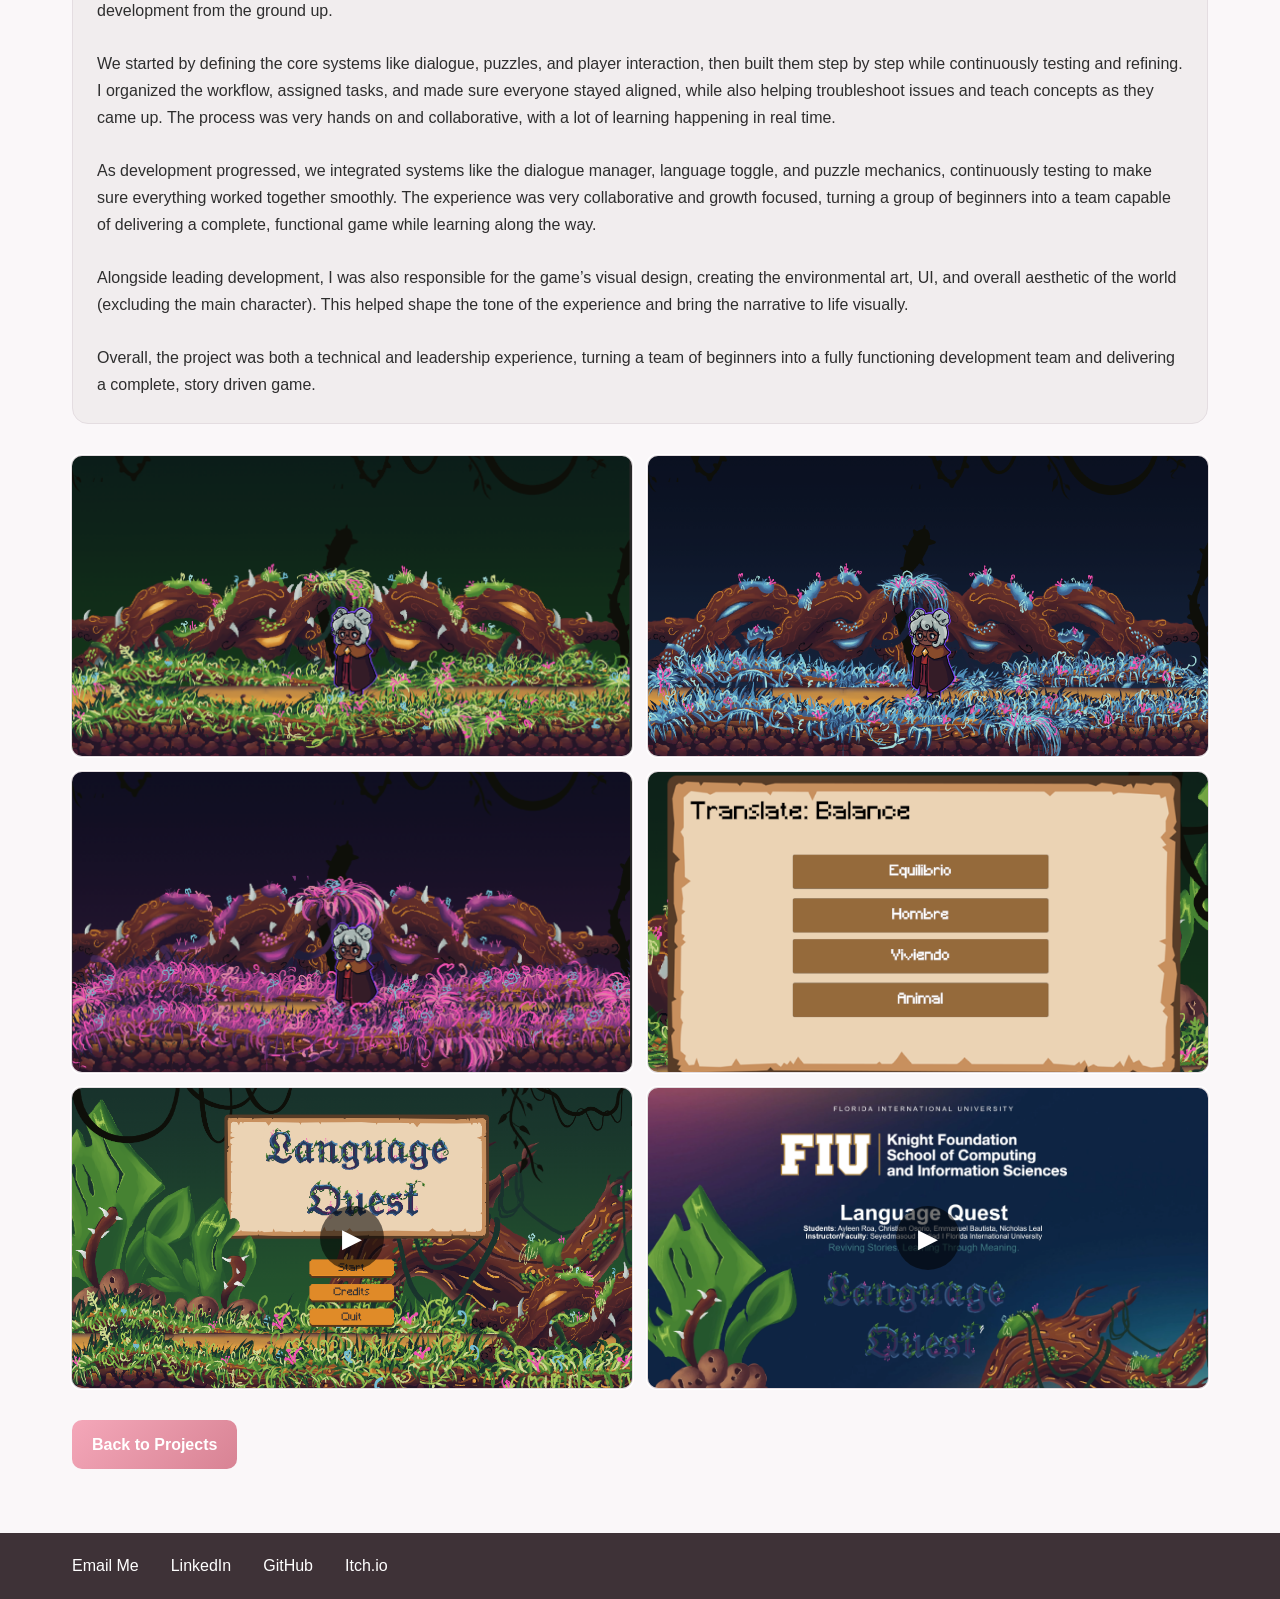
<file: pages/language-quest.html>
<!doctype html>
<html lang="en">
  <head>
    <meta charset="UTF-8" />
    <meta name="viewport" content="width=device-width, initial-scale=1.0" />
    <title>Language Quest</title>
    <link rel="stylesheet" href="../Styles/base.css" />
    <link rel="stylesheet" href="../Styles/layout.css" />
    <link rel="stylesheet" href="../Styles/components.css" />
    <link rel="stylesheet" href="../Styles/pages.css" />
    <link rel="stylesheet" href="../Styles/colors.css" />
  </head>

  <body>
    <header class="site-header">
      <div class="header-inner">
        <h1 class="header-title">Ally | Portfolio</h1>

        <nav class="header-nav">
          <a href="../index.html">Home</a>
          <a href="../about.html">About</a>
          <a href="../projects.html">Projects</a>
          <a href="../contact.html">Contact</a>
          <a href="../resume.html">Resume</a>
        </nav>
      </div>
    </header>
    <div class="page-content">
      <main>
        <section class="project-detail">
          <h2>Language Quest</h2>

          <div class="project-hero">
            <button
              class="media-trigger"
              type="button"
              data-type="image"
              data-src="../images/projects/language-quest/language-quest-project-image.png"
              data-alt="Language Quest main screenshot"
            >
              <img
                src="../images/projects/language-quest/language-quest-project-image.png"
                alt="Language Quest main screenshot"
              />
            </button>
          </div>

          <div class="project-info">
            <div class="project-overview">
              <h3>Overview</h3>
              <p>
                Language Quest is a story driven 2D adventure game that teaches
                Spanish by weaving language directly into gameplay rather than
                separating it into lessons. Players explore a world inspired by
                cultural storytelling, where understanding the language becomes
                essential to progressing through the narrative.
              </p>
              <br />
              <p>
                Players learn through interaction by solving puzzles, engaging
                in dialogue, and reconstructing parts of the story using
                Spanish. Each word is tied to meaningful moments, making the
                learning experience feel natural and memorable rather than
                forced. The game focuses on building an emotional connection to
                both the language and the world, turning learning into something
                immersive, personal, and story focused.
              </p>
              <br />
            </div>

            <div class="project-tools">
              <h3 class="section-title">Tools</h3>

              <ul class="tools-list">
                <li>C#</li>
                <li>Unity 2D</li>
                <li>Git & GitHub</li>
                <li>Clip Studio Paint</li>
              </ul>

              <div class="tool-images">
                <img src="../images/icons/c-sharp-logo.png" alt="C Sharp" />
                <img
                  src="../images/icons/unity-game-engine-logo-icon.png"
                  alt="Unity"
                />
                <img src="../images/icons/Git-Icon-Black.png" alt="Git" />
                <img
                  src="../images/icons/github-icon-1-logo-black-and-white.png"
                  alt="GitHub"
                />

                <img
                  src="../images/icons/clip-studio-paint-logo.png"
                  alt="Asprite"
                />
              </div>
            </div>
          </div>

          <div class="project-process">
            <h3>Process</h3>

            <p>
              Language Quest was developed as my senior capstone project, and it
              was my first time leading a full team. I led four developers who
              had no prior experience with Unity, which meant the process was
              not just about building the game but also guiding the team through
              learning Unity, C#, and game development from the ground up.
            </p>
            <br />
            <p>
              We started by defining the core systems like dialogue, puzzles,
              and player interaction, then built them step by step while
              continuously testing and refining. I organized the workflow,
              assigned tasks, and made sure everyone stayed aligned, while also
              helping troubleshoot issues and teach concepts as they came up.
              The process was very hands on and collaborative, with a lot of
              learning happening in real time.
            </p>
            <br />
            <p>
              As development progressed, we integrated systems like the dialogue
              manager, language toggle, and puzzle mechanics, continuously
              testing to make sure everything worked together smoothly. The
              experience was very collaborative and growth focused, turning a
              group of beginners into a team capable of delivering a complete,
              functional game while learning along the way.
            </p>
            <br />
            <p>
              Alongside leading development, I was also responsible for the
              game’s visual design, creating the environmental art, UI, and
              overall aesthetic of the world (excluding the main character).
              This helped shape the tone of the experience and bring the
              narrative to life visually.
            </p>
            <br />
            <p>
              Overall, the project was both a technical and leadership
              experience, turning a team of beginners into a fully functioning
              development team and delivering a complete, story driven game.
            </p>
          </div>

          <div class="project-gallery">
            <div class="gallery-box">
              <button
                class="media-trigger"
                type="button"
                data-type="image"
                data-src="../images/projects/language-quest/language-quest-gallery-image-1.png"
                data-alt="Language Quest screenshot 1"
              >
                <img
                  src="../images/projects/language-quest/language-quest-gallery-image-1.png"
                  alt="Language Quest screenshot 1"
                />
              </button>
            </div>
            <div class="gallery-box">
              <button
                class="media-trigger"
                type="button"
                data-type="image"
                data-src="../images/projects/language-quest/language-quest-gallery-image-2.png"
                data-alt="Language Quest screenshot 2"
              >
                <img
                  src="../images/projects/language-quest/language-quest-gallery-image-2.png"
                  alt="Language Quest screenshot 2"
                />
              </button>
            </div>

            <div class="gallery-box">
              <button
                class="media-trigger"
                type="button"
                data-type="image"
                data-src="../images/projects/language-quest/language-quest-gallery-image-3.png"
                data-alt="Language Quest screenshot 3"
              >
                <img
                  src="../images/projects/language-quest/language-quest-gallery-image-3.png"
                  alt="Language Quest screenshot 3"
                />
              </button>
            </div>

            <div class="gallery-box">
              <button
                class="media-trigger"
                type="button"
                data-type="image"
                data-src="../images/projects/language-quest/language-quest-gallery-image-4.png"
                data-alt="Language Quest screenshot 4"
              >
                <img
                  src="../images/projects/language-quest/language-quest-gallery-image-4.png"
                  alt="Language Quest screenshot 4"
                />
              </button>
            </div>
            <div class="gallery-box">
              <button
                class="media-trigger"
                type="button"
                data-type="youtube"
                data-src="https://www.youtube.com/embed/kBeagzDdvPU?autoplay=1&mute=1"
                data-poster="../images/projects/language-quest/language-quest-project-image.png"
                data-alt="Language Quest Demo"
              >
                <img
                  src="../images/projects/language-quest/language-quest-project-image.png"
                  alt="Language Quest Demo"
                />
                <span class="video-badge">▶</span>
              </button>
            </div>
            <div class="gallery-box">
              <button
                class="media-trigger"
                type="button"
                data-type="youtube"
                data-src="https://www.youtube.com/embed/dJbMR2BMSSM?autoplay=1&mute=1"
                data-poster="../images/projects/language-quest/language-quest-gallery-image-5.png"
                data-alt="Language Quest Introduction"
              >
                <img
                  src="../images/projects/language-quest/language-quest-gallery-image-5.png"
                  alt="Language Quest Introduction"
                />
                <span class="video-badge">▶</span>
              </button>
            </div>
          </div>

          <a class="back-link" href="../projects.html">Back to Projects</a>
        </section>
      </main>
    </div>
    <footer class="site-footer">
      <div class="footer-inner">
        <a href="mailto:Roa.Ayleen07@gmail.com">Email Me</a>
        <a href="https://www.linkedin.com/in/ayleen-roa" target="_blank"
          >LinkedIn</a
        >
        <a href="https://github.com/roa-ally" target="_blank">GitHub</a>
        <a href="https://roa-ally.itch.io/" target="_blank">Itch.io</a>
      </div>
    </footer>
    <div class="image-modal" id="imageModal">
      <div class="image-modal-panel">
        <button class="image-modal-close" id="closeModal" type="button">
          &times;
        </button>

        <div class="image-modal-media-wrap">
          <button
            class="image-modal-arrow left-arrow"
            id="prevImage"
            type="button"
          >
            &#10094;
          </button>

          <img
            class="image-modal-content"
            id="modalImage"
            alt="Expanded media"
          />

          <video
            class="image-modal-video"
            id="modalVideo"
            controls
            playsinline
          ></video>

          <iframe
            class="image-modal-iframe"
            id="modalIframe"
            frameborder="0"
            allow="autoplay; fullscreen"
          ></iframe>

          <button
            class="image-modal-arrow right-arrow"
            id="nextImage"
            type="button"
          >
            &#10095;
          </button>
        </div>
      </div>
    </div>
    <script src="../Scripts/image-modal.js"></script>
  </body>
</html>
</file>
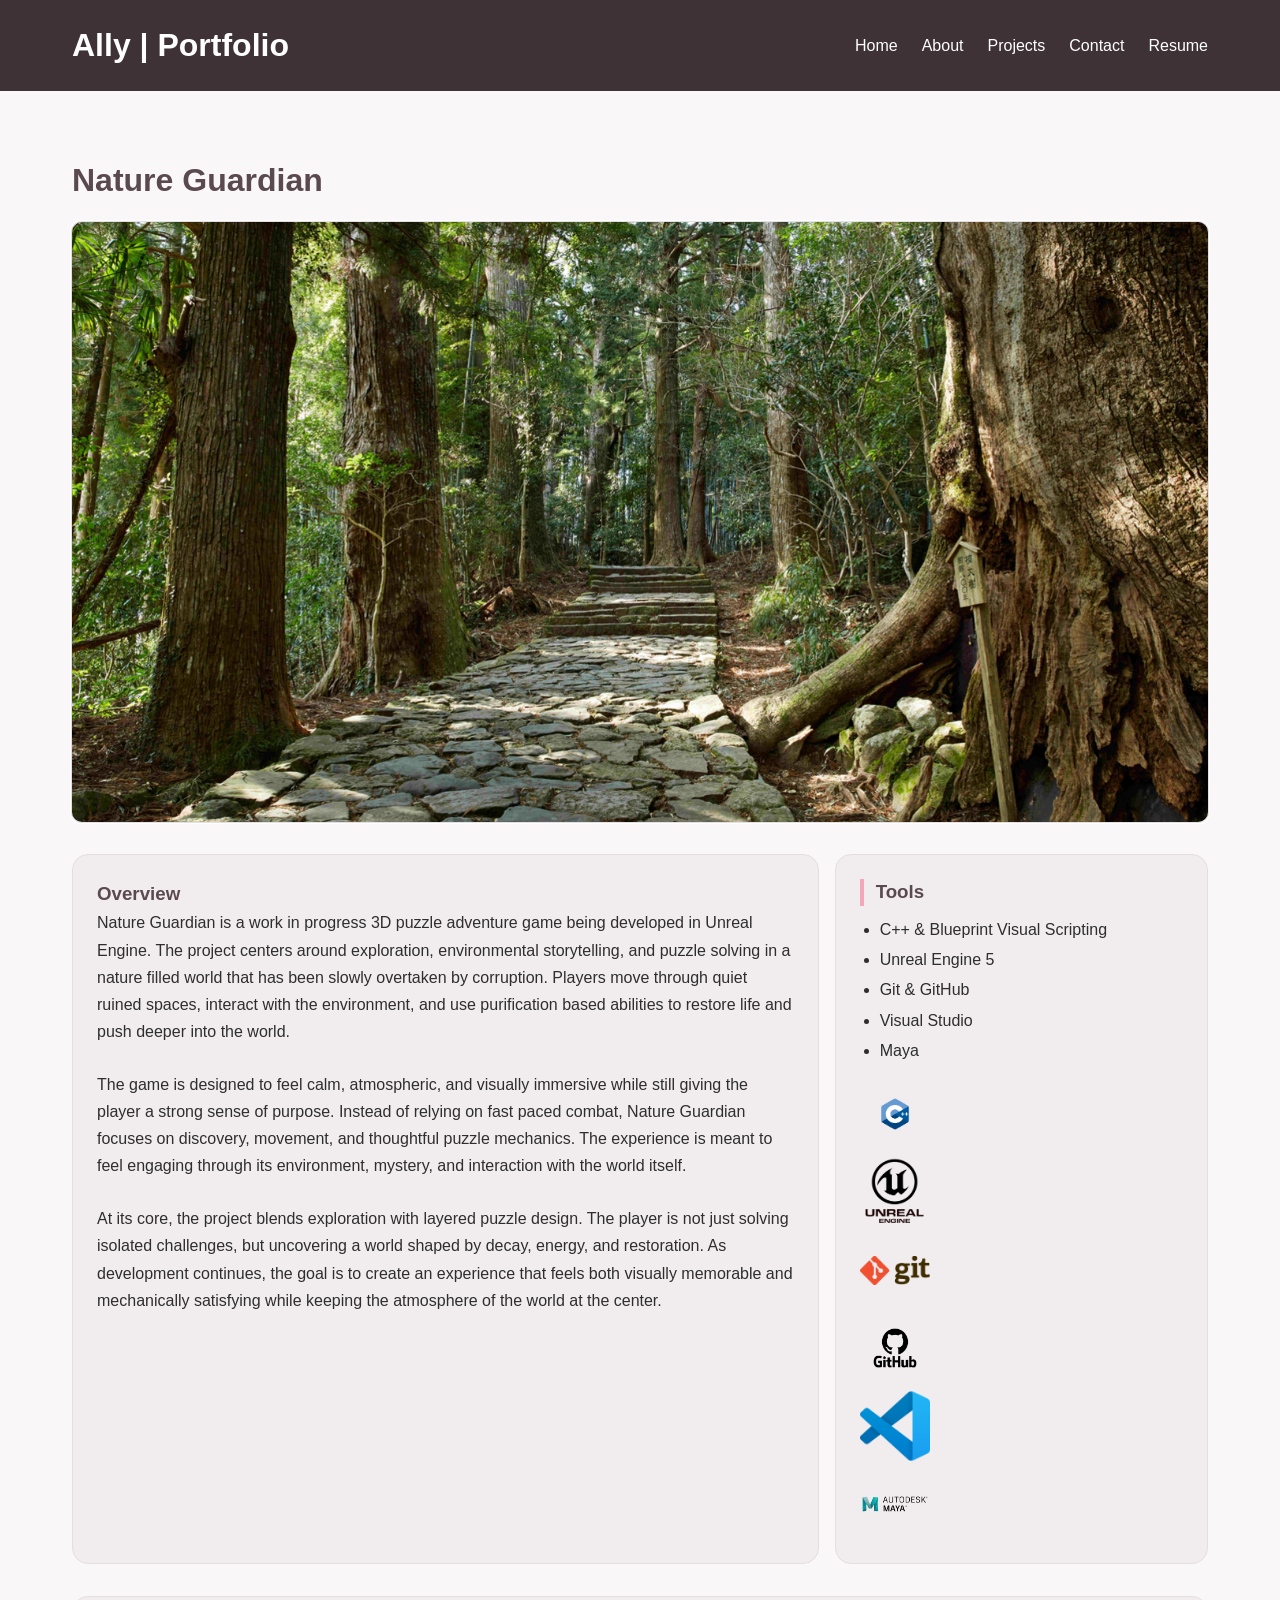
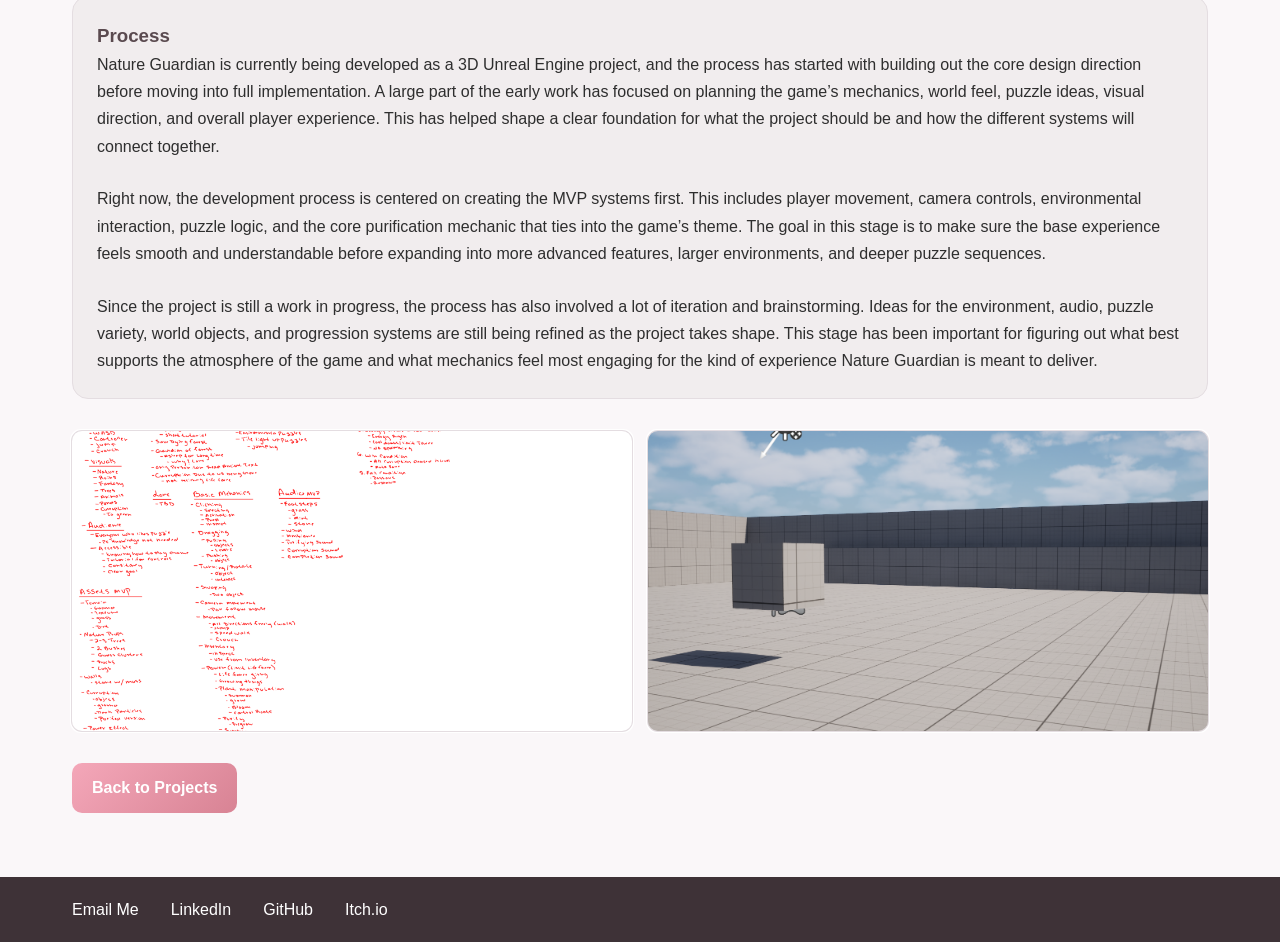
<file: pages/nature-guardian.html>
<!doctype html>
<html lang="en">
  <head>
    <meta charset="UTF-8" />
    <meta name="viewport" content="width=device-width, initial-scale=1.0" />
    <title>Nature Guardian</title>
    <link rel="stylesheet" href="../Styles/base.css" />
    <link rel="stylesheet" href="../Styles/layout.css" />
    <link rel="stylesheet" href="../Styles/components.css" />
    <link rel="stylesheet" href="../Styles/pages.css" />
    <link rel="stylesheet" href="../Styles/colors.css" />
  </head>

  <body>
    <header class="site-header">
      <div class="header-inner">
        <h1 class="header-title">Ally | Portfolio</h1>

        <nav class="header-nav">
          <a href="../index.html">Home</a>
          <a href="../about.html">About</a>
          <a href="../projects.html">Projects</a>
          <a href="../contact.html">Contact</a>
          <a href="../resume.html">Resume</a>
        </nav>
      </div>
    </header>
    <div class="page-content">
      <main>
        <section class="project-detail">
          <h2>Nature Guardian</h2>

          <div class="project-hero">
            <button
              class="media-trigger"
              type="button"
              data-type="image"
              data-src="../images/projects/nature-guardian/nature-guardian-place-holder-project-image.jpg"
              data-alt="Nature Guardian screenshot thumbnail"
            >
              <img
                src="../images/projects/nature-guardian/nature-guardian-place-holder-project-image.jpg"
                alt="Nature Guardian screenshot thumbnail"
              />
            </button>
          </div>

          <div class="project-info">
            <div class="project-overview">
              <h3>Overview</h3>
              <p>
                Nature Guardian is a work in progress 3D puzzle adventure game
                being developed in Unreal Engine. The project centers around
                exploration, environmental storytelling, and puzzle solving in a
                nature filled world that has been slowly overtaken by
                corruption. Players move through quiet ruined spaces, interact
                with the environment, and use purification based abilities to
                restore life and push deeper into the world.
              </p>
              <br />
              <p>
                The game is designed to feel calm, atmospheric, and visually
                immersive while still giving the player a strong sense of
                purpose. Instead of relying on fast paced combat, Nature
                Guardian focuses on discovery, movement, and thoughtful puzzle
                mechanics. The experience is meant to feel engaging through its
                environment, mystery, and interaction with the world itself.
              </p>
              <br />
              <p>
                At its core, the project blends exploration with layered puzzle
                design. The player is not just solving isolated challenges, but
                uncovering a world shaped by decay, energy, and restoration. As
                development continues, the goal is to create an experience that
                feels both visually memorable and mechanically satisfying while
                keeping the atmosphere of the world at the center.
              </p>
            </div>

            <div class="project-tools">
              <h3 class="section-title">Tools</h3>

              <ul class="tools-list">
                <li>C++ & Blueprint Visual Scripting</li>
                <li>Unreal Engine 5</li>
                <li>Git & GitHub</li>
                <li>Visual Studio</li>
                <li>Maya</li>
              </ul>

              <div class="tool-images">
                <img src="../images/icons/cpp-logo.png" alt="C++" />
                <img
                  src="../images/icons/hd-unreal-engine-logo-transparentpng.png"
                  alt="Unreal Engine"
                />

                <img src="../images/icons/Git-Icon-Black.png" alt="Git" />
                <img
                  src="../images/icons/github-icon-1-logo-black-and-white.png"
                  alt="GitHub"
                />
                <img
                  src="../images/icons/visual-studio-code-full-logo.png"
                  alt="Visual Studio"
                />
                <img src="../images/icons/Autodesk-Maya-Logo.png" alt="Maya" />
              </div>
            </div>
          </div>

          <div class="project-process">
            <h3>Process</h3>
            <p>
              Nature Guardian is currently being developed as a 3D Unreal Engine
              project, and the process has started with building out the core
              design direction before moving into full implementation. A large
              part of the early work has focused on planning the game’s
              mechanics, world feel, puzzle ideas, visual direction, and overall
              player experience. This has helped shape a clear foundation for
              what the project should be and how the different systems will
              connect together.
            </p>
            <br />
            <p>
              Right now, the development process is centered on creating the MVP
              systems first. This includes player movement, camera controls,
              environmental interaction, puzzle logic, and the core purification
              mechanic that ties into the game’s theme. The goal in this stage
              is to make sure the base experience feels smooth and
              understandable before expanding into more advanced features,
              larger environments, and deeper puzzle sequences.
            </p>
            <br />
            <p>
              Since the project is still a work in progress, the process has
              also involved a lot of iteration and brainstorming. Ideas for the
              environment, audio, puzzle variety, world objects, and progression
              systems are still being refined as the project takes shape. This
              stage has been important for figuring out what best supports the
              atmosphere of the game and what mechanics feel most engaging for
              the kind of experience Nature Guardian is meant to deliver.
            </p>
          </div>

          <div class="project-gallery">
            <div class="gallery-box">
              <button
                class="media-trigger"
                type="button"
                data-type="image"
                data-src="../images/projects/nature-guardian/Plan Brainstorm.png"
                data-alt="Nature Guardian screenshot 1"
              >
                <img
                  src="../images/projects/nature-guardian/Plan Brainstorm.png"
                  alt="Nature Guardian screenshot 1"
                />
              </button>
            </div>
            <div class="gallery-box">
              <button
                class="media-trigger"
                type="button"
                data-type="image"
                data-src="../images/projects/nature-guardian/nature-guardian-gallery-1.png"
                data-alt="Nature Guardian screenshot 2"
              >
                <img
                  src="../images/projects/nature-guardian/nature-guardian-gallery-1.png"
                  alt="Nature Guardian screenshot 2"
                />
              </button>
            </div>
          </div>

          <a class="back-link" href="../projects.html">Back to Projects</a>
        </section>
      </main>
    </div>

    <footer class="site-footer">
      <div class="footer-inner">
        <a href="mailto:Roa.Ayleen07@gmail.com">Email Me</a>
        <a href="https://www.linkedin.com/in/ayleen-roa" target="_blank"
          >LinkedIn</a
        >
        <a href="https://github.com/roa-ally" target="_blank">GitHub</a>
        <a href="https://roa-ally.itch.io/" target="_blank">Itch.io</a>
      </div>
    </footer>
    <div class="image-modal" id="imageModal">
      <div class="image-modal-panel">
        <button class="image-modal-close" id="closeModal" type="button">
          &times;
        </button>

        <div class="image-modal-media-wrap">
          <button
            class="image-modal-arrow left-arrow"
            id="prevImage"
            type="button"
          >
            &#10094;
          </button>

          <img
            class="image-modal-content"
            id="modalImage"
            alt="Expanded media"
          />

          <video
            class="image-modal-video"
            id="modalVideo"
            controls
            playsinline
          ></video>

          <iframe
            class="image-modal-iframe"
            id="modalIframe"
            frameborder="0"
            allow="autoplay; fullscreen"
          ></iframe>

          <button
            class="image-modal-arrow right-arrow"
            id="nextImage"
            type="button"
          >
            &#10095;
          </button>
        </div>
      </div>
    </div>
    <script src="../Scripts/image-modal.js"></script>
  </body>
</html>
</file>
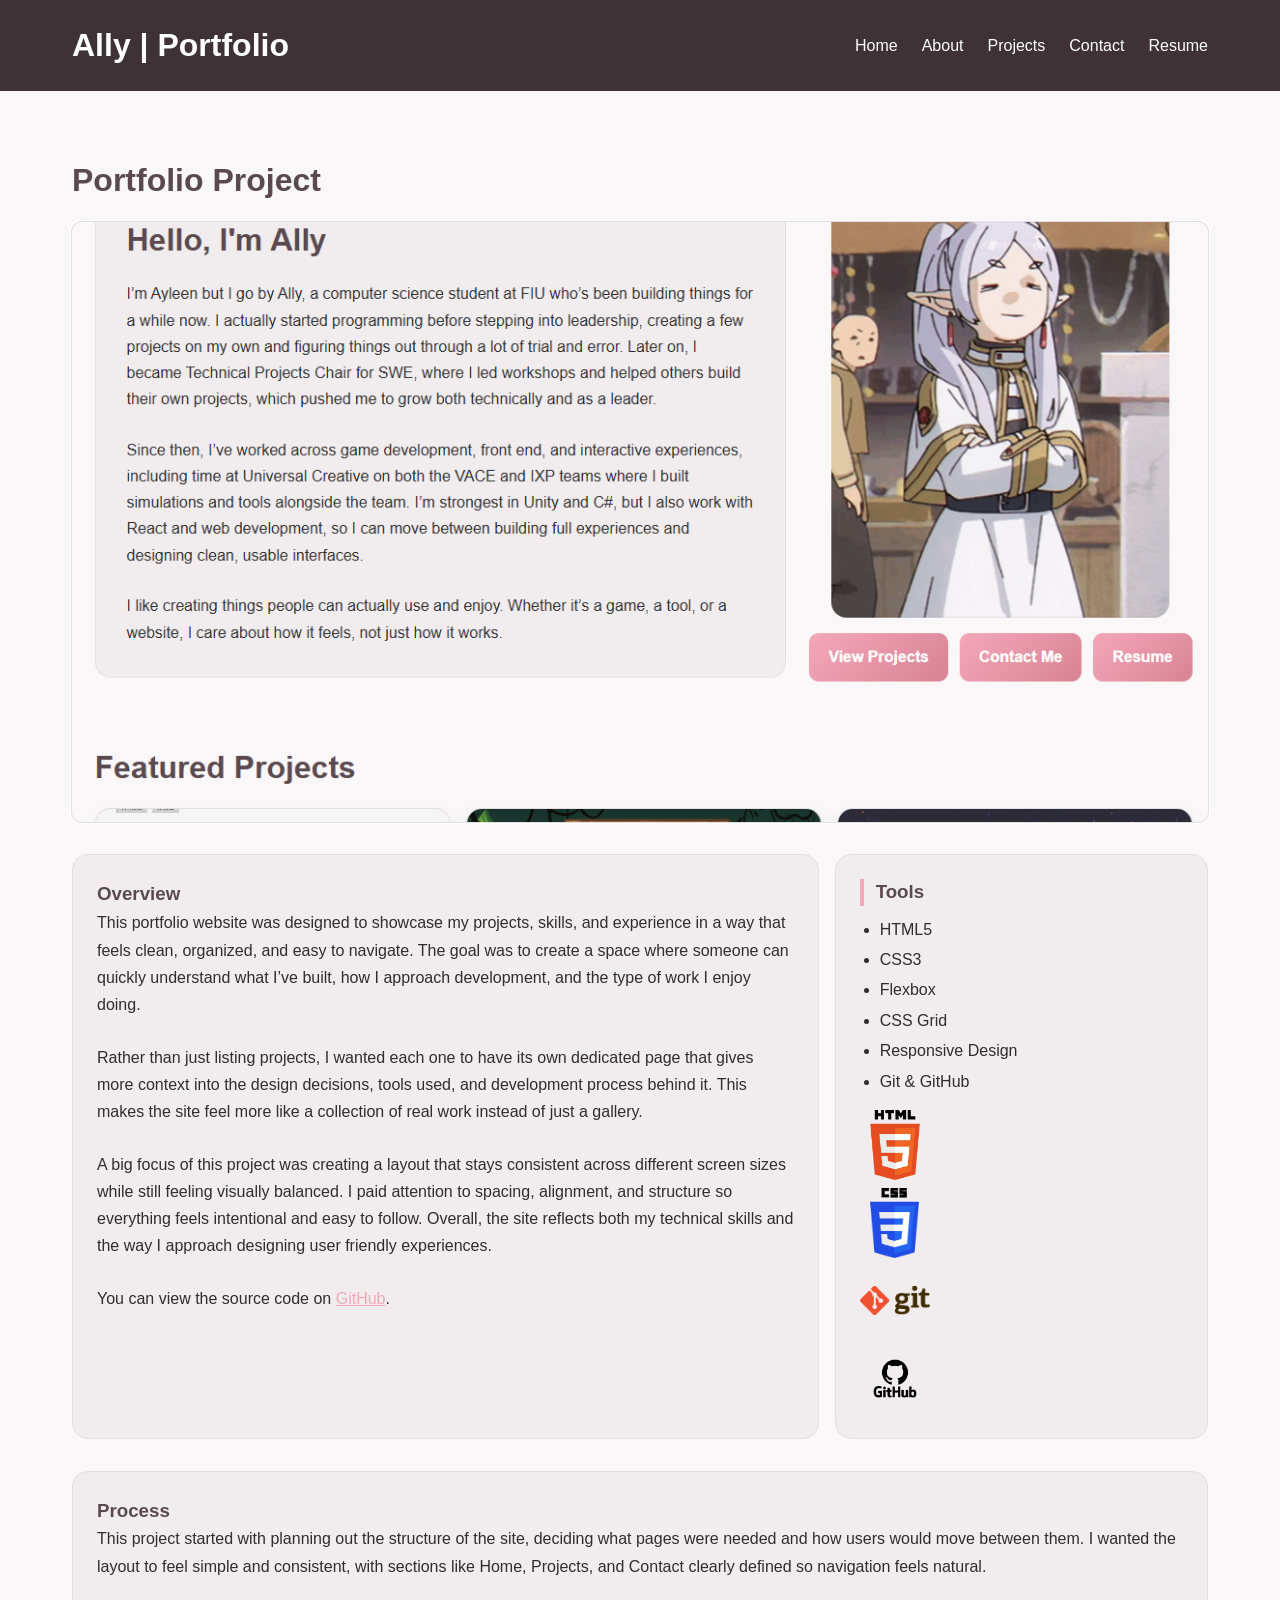
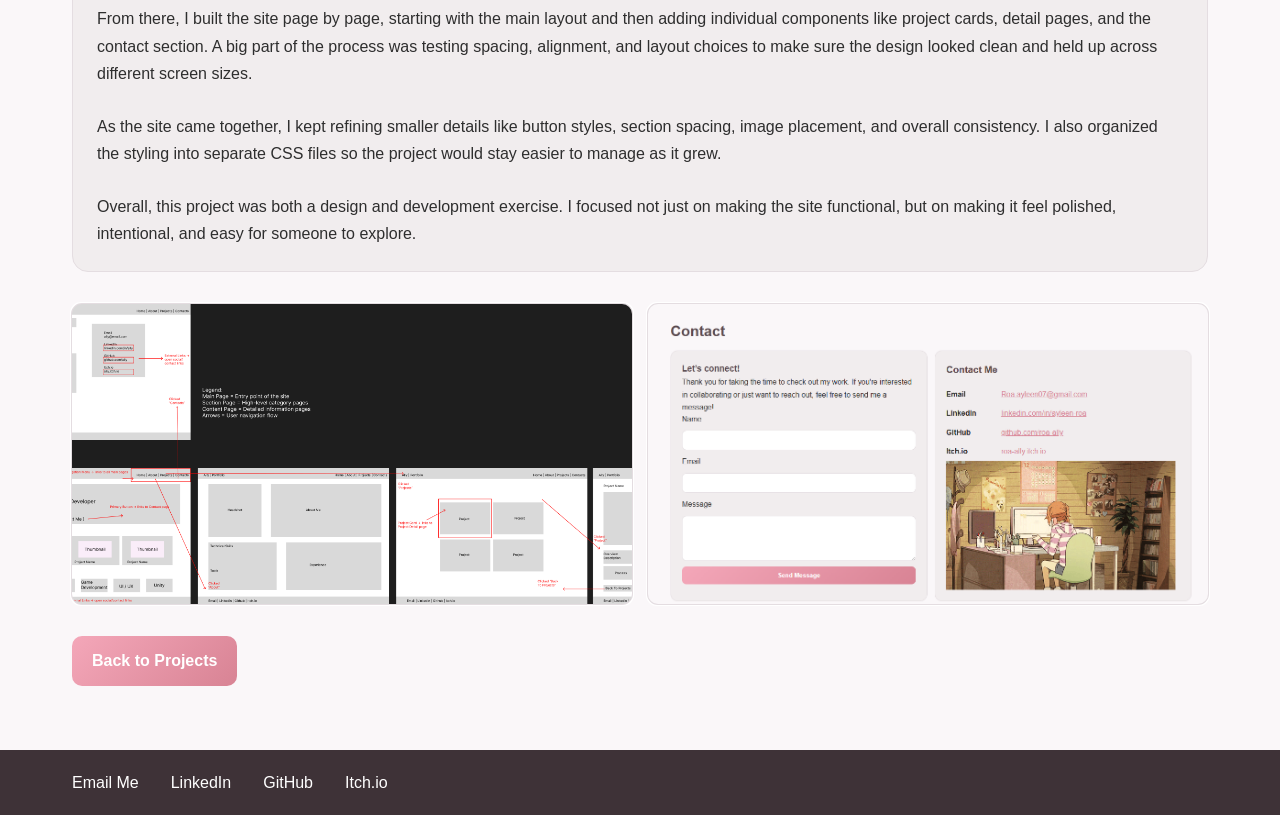
<file: pages/portfolio-site.html>
<!doctype html>
<html lang="en">
  <head>
    <meta charset="UTF-8" />
    <meta name="viewport" content="width=device-width, initial-scale=1.0" />
    <title>Portfolio Project</title>
    <link rel="stylesheet" href="../Styles/base.css" />
    <link rel="stylesheet" href="../Styles/layout.css" />
    <link rel="stylesheet" href="../Styles/components.css" />
    <link rel="stylesheet" href="../Styles/pages.css" />
    <link rel="stylesheet" href="../Styles/colors.css" />
  </head>

  <body>
    <header class="site-header">
      <div class="header-inner">
        <h1 class="header-title">Ally | Portfolio</h1>

        <nav class="header-nav">
          <a href="../index.html">Home</a>
          <a href="../about.html">About</a>
          <a href="../projects.html">Projects</a>
          <a href="../contact.html">Contact</a>
          <a href="../resume.html">Resume</a>
        </nav>
      </div>
    </header>

    <div class="page-content">
      <main>
        <section class="project-detail">
          <h2>Portfolio Project</h2>

          <div class="project-hero">
            <button
              class="media-trigger"
              type="button"
              data-type="image"
              data-src="../images/projects/portfolio-project/portfolio-project-image.png"
              data-alt="Portfolio screenshot thumbnail"
            >
              <img
                src="../images/projects/portfolio-project/portfolio-project-image.png"
                alt="Portfolio screenshot thumbnail"
              />
            </button>
          </div>

          <div class="project-info">
            <div class="project-overview">
              <h3>Overview</h3>

              <p>
                This portfolio website was designed to showcase my projects,
                skills, and experience in a way that feels clean, organized, and
                easy to navigate. The goal was to create a space where someone
                can quickly understand what I’ve built, how I approach
                development, and the type of work I enjoy doing.
              </p>
              <br />
              <p>
                Rather than just listing projects, I wanted each one to have its
                own dedicated page that gives more context into the design
                decisions, tools used, and development process behind it. This
                makes the site feel more like a collection of real work instead
                of just a gallery.
              </p>
              <br />
              <p>
                A big focus of this project was creating a layout that stays
                consistent across different screen sizes while still feeling
                visually balanced. I paid attention to spacing, alignment, and
                structure so everything feels intentional and easy to follow.
                Overall, the site reflects both my technical skills and the way
                I approach designing user friendly experiences.
              </p>
              <br />
              <p>
                You can view the source code on
                <a
                  href="https://github.com/Roa-Ally/Portfolio-Page"
                  target="_blank"
                  >GitHub</a
                >.
              </p>
            </div>

            <div class="project-tools">
              <h3 class="section-title">Tools</h3>
              <ul class="tools-list">
                <li>HTML5</li>
                <li>CSS3</li>
                <li>Flexbox</li>
                <li>CSS Grid</li>
                <li>Responsive Design</li>
                <li>Git & GitHub</li>
              </ul>
              <div class="tool-images">
                <img
                  src="../images/icons/HTML5_logo_and_wordmark.svg.png"
                  alt="HTML"
                />
                <img
                  src="../images/icons/CSS3_logo_and_wordmark.svg.png"
                  alt="CSS"
                />
                <img src="../images/icons/Git-Icon-Black.png" alt="Git" />
                <img
                  src="../images/icons/github-icon-1-logo-black-and-white.png"
                  alt="GitHub"
                />
              </div>
            </div>
          </div>

          <div class="project-process">
            <h3>Process</h3>
            <p>
              This project started with planning out the structure of the site,
              deciding what pages were needed and how users would move between
              them. I wanted the layout to feel simple and consistent, with
              sections like Home, Projects, and Contact clearly defined so
              navigation feels natural.
            </p>
            <br />
            <p>
              From there, I built the site page by page, starting with the main
              layout and then adding individual components like project cards,
              detail pages, and the contact section. A big part of the process
              was testing spacing, alignment, and layout choices to make sure
              the design looked clean and held up across different screen sizes.
            </p>
            <br />
            <p>
              As the site came together, I kept refining smaller details like
              button styles, section spacing, image placement, and overall
              consistency. I also organized the styling into separate CSS files
              so the project would stay easier to manage as it grew.
            </p>
            <br />
            <p>
              Overall, this project was both a design and development exercise.
              I focused not just on making the site functional, but on making it
              feel polished, intentional, and easy for someone to explore.
            </p>
          </div>

          <div class="project-gallery">
            <div class="gallery-box">
              <button
                class="media-trigger"
                type="button"
                data-type="image"
                data-src="../images/projects/portfolio-project/portfolio-project-image-gallery-1.png"
                data-alt="Portfolio screenshot 1"
              >
                <img
                  src="../images/projects/portfolio-project/portfolio-project-image-gallery-1.png"
                  alt="Portfolio screenshot 1"
                />
              </button>
            </div>
            <div class="gallery-box">
              <button
                class="media-trigger"
                type="button"
                data-type="image"
                data-src="../images/projects/portfolio-project/portfolio-project-image-gallery-2.png"
                data-alt="Portfolio screenshot 2"
              >
                <img
                  src="../images/projects/portfolio-project/portfolio-project-image-gallery-2.png"
                  alt="Portfolio screenshot 2"
                />
              </button>
            </div>
          </div>

          <a class="back-link" href="../projects.html">Back to Projects</a>
        </section>
      </main>
    </div>
    <footer class="site-footer">
      <div class="footer-inner">
        <a href="mailto:Roa.Ayleen07@gmail.com">Email Me</a>
        <a href="https://www.linkedin.com/in/ayleen-roa" target="_blank"
          >LinkedIn</a
        >
        <a href="https://github.com/roa-ally" target="_blank">GitHub</a>
        <a href="https://roa-ally.itch.io/" target="_blank">Itch.io</a>
      </div>
    </footer>
    <div class="image-modal" id="imageModal">
      <div class="image-modal-panel">
        <button class="image-modal-close" id="closeModal" type="button">
          &times;
        </button>

        <div class="image-modal-media-wrap">
          <button
            class="image-modal-arrow left-arrow"
            id="prevImage"
            type="button"
          >
            &#10094;
          </button>

          <img
            class="image-modal-content"
            id="modalImage"
            alt="Expanded media"
          />

          <video
            class="image-modal-video"
            id="modalVideo"
            controls
            playsinline
          ></video>

          <iframe
            class="image-modal-iframe"
            id="modalIframe"
            frameborder="0"
            allow="autoplay; fullscreen"
          ></iframe>

          <button
            class="image-modal-arrow right-arrow"
            id="nextImage"
            type="button"
          >
            &#10095;
          </button>
        </div>
      </div>
    </div>
    <script src="../Scripts/image-modal.js"></script>
  </body>
</html>
</file>
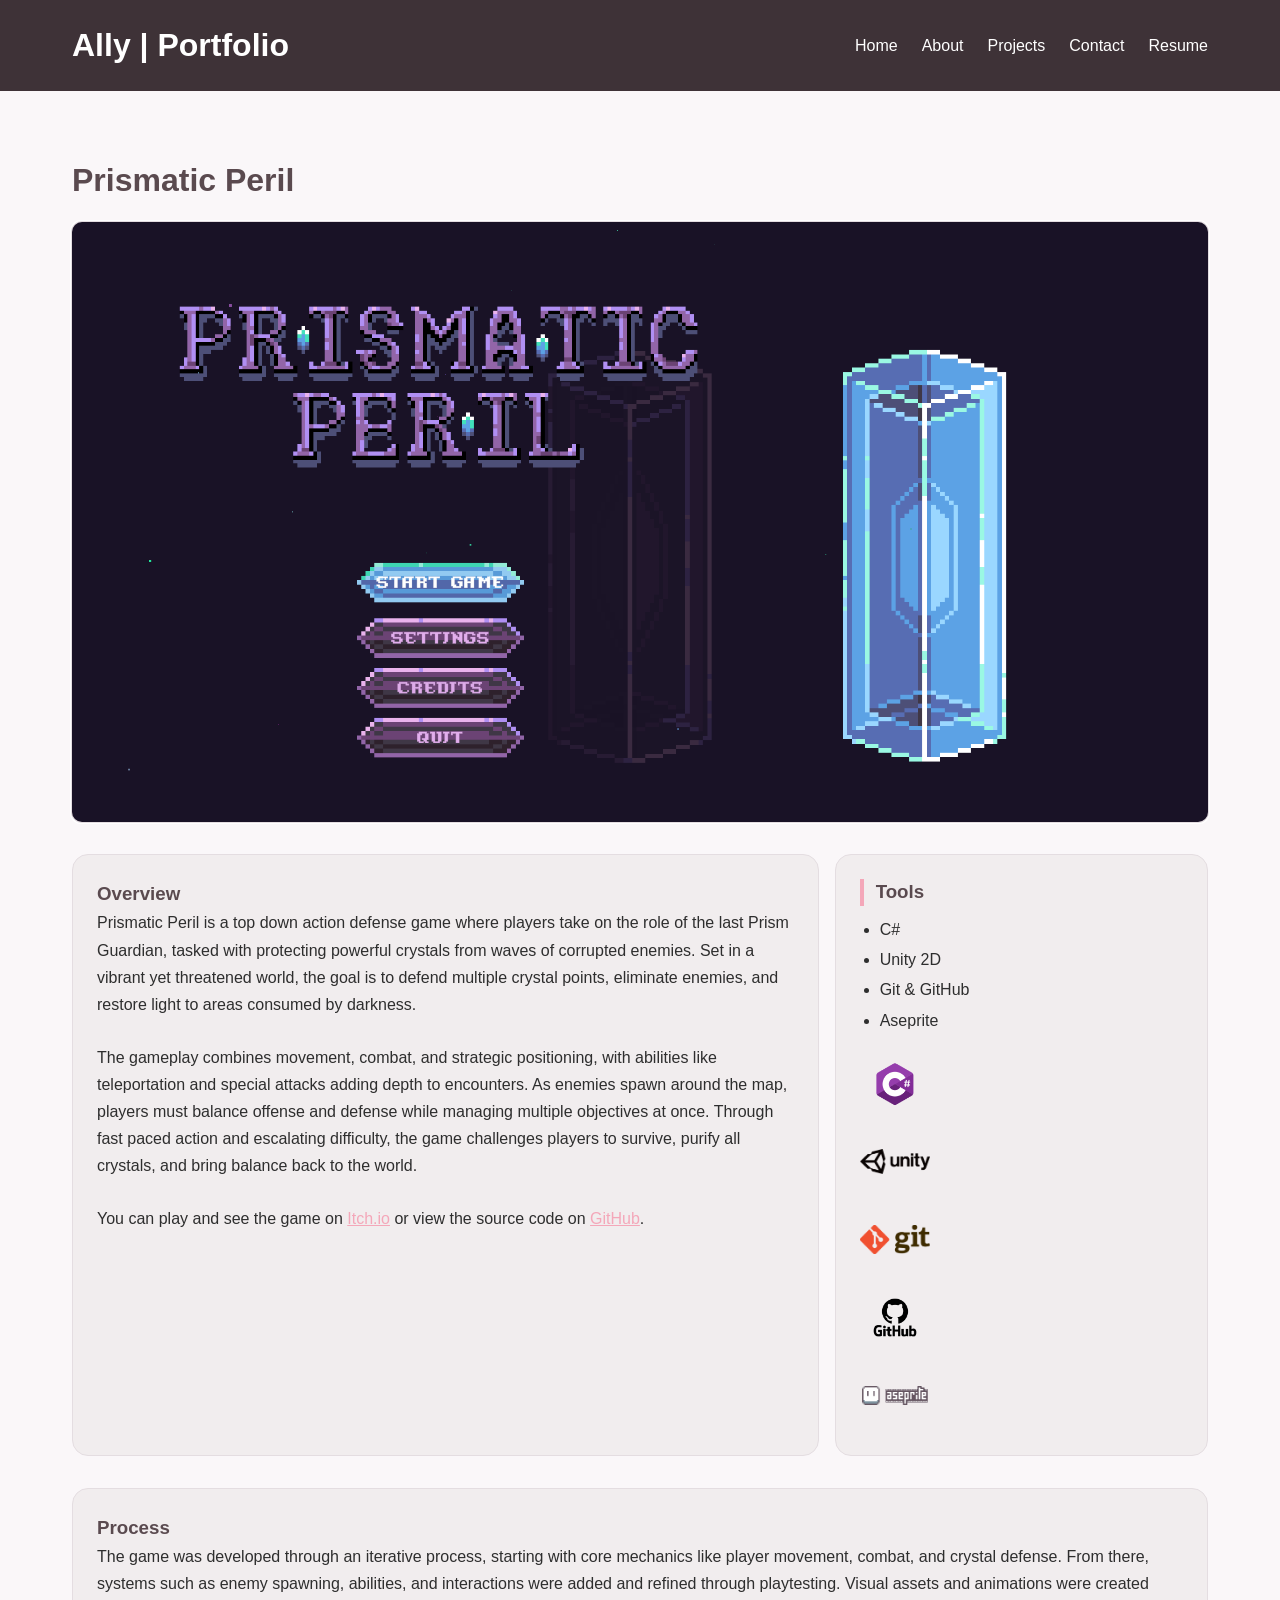
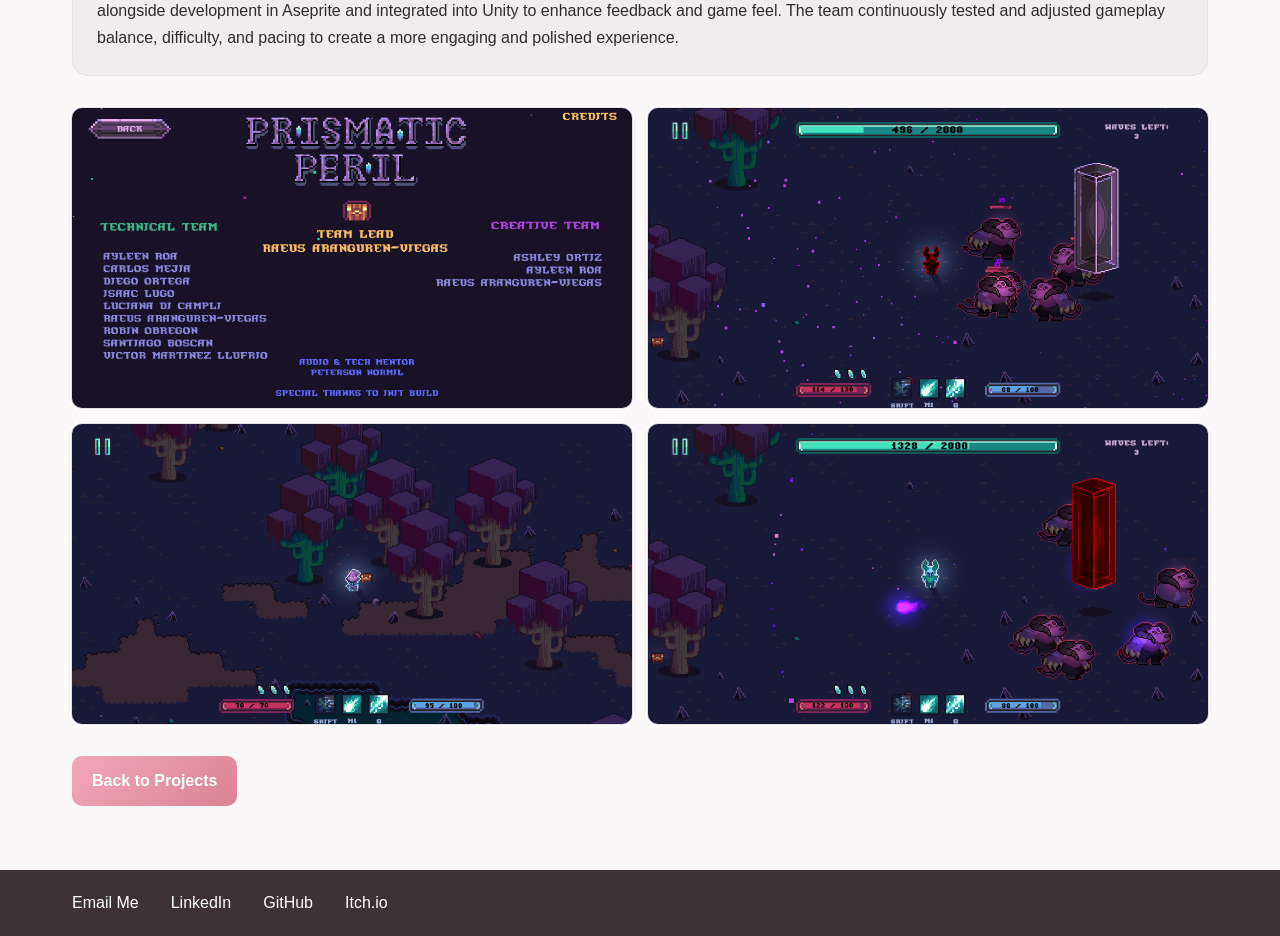
<file: pages/prismatic-peril.html>
<!doctype html>
<html lang="en">
  <head>
    <meta charset="UTF-8" />
    <meta name="viewport" content="width=device-width, initial-scale=1.0" />
    <title>Prismatic Peril</title>
    <link rel="stylesheet" href="../Styles/base.css" />
    <link rel="stylesheet" href="../Styles/layout.css" />
    <link rel="stylesheet" href="../Styles/components.css" />
    <link rel="stylesheet" href="../Styles/pages.css" />
    <link rel="stylesheet" href="../Styles/colors.css" />
  </head>

  <body>
    <header class="site-header">
      <div class="header-inner">
        <h1 class="header-title">Ally | Portfolio</h1>

        <nav class="header-nav">
          <a href="../index.html">Home</a>
          <a href="../about.html">About</a>
          <a href="../projects.html">Projects</a>
          <a href="../contact.html">Contact</a>
          <a href="../resume.html">Resume</a>
        </nav>
      </div>
    </header>
    <div class="page-content">
      <main>
        <section class="project-detail">
          <h2>Prismatic Peril</h2>
          <div class="project-hero">
            <button
              class="media-trigger"
              type="button"
              data-type="image"
              data-src="../images/projects/prismatic-peril/prismatic-peril-project-image.png"
              data-alt="Prismatic Peril main screenshot"
            >
              <img
                src="../images/projects/prismatic-peril/prismatic-peril-project-image.png"
                alt="Prismatic Peril main screenshot"
              />
            </button>
          </div>

          <div class="project-info">
            <div class="project-overview">
              <h3>Overview</h3>

              <p>
                Prismatic Peril is a top down action defense game where players
                take on the role of the last Prism Guardian, tasked with
                protecting powerful crystals from waves of corrupted enemies.
                Set in a vibrant yet threatened world, the goal is to defend
                multiple crystal points, eliminate enemies, and restore light to
                areas consumed by darkness.
              </p>
              <br />
              <p>
                The gameplay combines movement, combat, and strategic
                positioning, with abilities like teleportation and special
                attacks adding depth to encounters. As enemies spawn around the
                map, players must balance offense and defense while managing
                multiple objectives at once. Through fast paced action and
                escalating difficulty, the game challenges players to survive,
                purify all crystals, and bring balance back to the world.
              </p>
              <br />
              <p>
                You can play and see the game on
                <a href="https://raaee.itch.io/prismatic-peril" target="_blank"
                  >Itch.io</a
                >
                or view the source code on
                <a
                  href="https://github.com/Raaee/Project_Crystal"
                  target="_blank"
                  >GitHub</a
                >.
              </p>
            </div>

            <div class="project-tools">
              <h3 class="section-title">Tools</h3>

              <ul class="tools-list">
                <li>C#</li>
                <li>Unity 2D</li>
                <li>Git & GitHub</li>
                <li>Aseprite</li>
              </ul>

              <div class="tool-images">
                <img src="../images/icons/c-sharp-logo.png" alt="C Sharp" />
                <img
                  src="../images/icons/unity-game-engine-logo-icon.png"
                  alt="Unity"
                />
                <img src="../images/icons/Git-Icon-Black.png" alt="Git" />
                <img
                  src="../images/icons/github-icon-1-logo-black-and-white.png"
                  alt="GitHub"
                />

                <img
                  src="../images/icons/aseprite_logo_icon.png"
                  alt="Asprite"
                />
              </div>
            </div>
          </div>

          <div class="project-process">
            <h3>Process</h3>

            <p>
              The game was developed through an iterative process, starting with
              core mechanics like player movement, combat, and crystal defense.
              From there, systems such as enemy spawning, abilities, and
              interactions were added and refined through playtesting. Visual
              assets and animations were created alongside development in
              Aseprite and integrated into Unity to enhance feedback and game
              feel. The team continuously tested and adjusted gameplay balance,
              difficulty, and pacing to create a more engaging and polished
              experience.
            </p>
          </div>

          <div class="project-gallery">
            <div class="gallery-box">
              <button
                class="media-trigger"
                type="button"
                data-type="image"
                data-src="../images/projects/prismatic-peril/prismatic-peril-gallery-image-1.png"
                data-alt="Prismatic Peril screenshot 1"
              >
                <img
                  src="../images/projects/prismatic-peril/prismatic-peril-gallery-image-1.png"
                  alt="Prismatic Peril screenshot 1"
                />
              </button>
            </div>

            <div class="gallery-box">
              <button
                class="media-trigger"
                type="button"
                data-type="image"
                data-src="../images/projects/prismatic-peril/prismatic-peril-gallery-image-2.png"
                data-alt="Prismatic Peril screenshot 2"
              >
                <img
                  src="../images/projects/prismatic-peril/prismatic-peril-gallery-image-2.png"
                  alt="Prismatic Peril screenshot 2"
                />
              </button>
            </div>
            <div class="gallery-box">
              <button
                class="media-trigger"
                type="button"
                data-type="image"
                data-src="../images/projects/prismatic-peril/prismatic-peril-gallery-image-3.png"
                data-alt="Prismatic Peril screenshot 3"
              >
                <img
                  src="../images/projects/prismatic-peril/prismatic-peril-gallery-image-3.png"
                  alt="Prismatic Peril screenshot 3"
                />
              </button>
            </div>
            <div class="gallery-box">
              <button
                class="media-trigger"
                type="button"
                data-type="image"
                data-src="../images/projects/prismatic-peril/prismatic-peril-gallery-image-4.png"
                data-alt="Prismatic Peril screenshot 4"
              >
                <img
                  src="../images/projects/prismatic-peril/prismatic-peril-gallery-image-4.png"
                  alt="Prismatic Peril screenshot 4"
                />
              </button>
            </div>
          </div>

          <a class="back-link" href="../projects.html">Back to Projects</a>
        </section>
      </main>
    </div>
    <footer class="site-footer">
      <div class="footer-inner">
        <a href="mailto:Roa.Ayleen07@gmail.com">Email Me</a>
        <a href="https://www.linkedin.com/in/ayleen-roa" target="_blank"
          >LinkedIn</a
        >
        <a href="https://github.com/roa-ally" target="_blank">GitHub</a>
        <a href="https://roa-ally.itch.io/" target="_blank">Itch.io</a>
      </div>
    </footer>
    <div class="image-modal" id="imageModal">
      <div class="image-modal-panel">
        <button class="image-modal-close" id="closeModal" type="button">
          &times;
        </button>

        <div class="image-modal-media-wrap">
          <button
            class="image-modal-arrow left-arrow"
            id="prevImage"
            type="button"
          >
            &#10094;
          </button>

          <img
            class="image-modal-content"
            id="modalImage"
            alt="Expanded media"
          />

          <video
            class="image-modal-video"
            id="modalVideo"
            controls
            playsinline
          ></video>

          <iframe
            class="image-modal-iframe"
            id="modalIframe"
            frameborder="0"
            allow="autoplay; fullscreen"
          ></iframe>

          <button
            class="image-modal-arrow right-arrow"
            id="nextImage"
            type="button"
          >
            &#10095;
          </button>
        </div>
      </div>
    </div>
    <script src="../Scripts/image-modal.js"></script>
  </body>
</html>
</file>
<file: Styles/base.css>
/* =====================
   RESET / BASE
===================== */

* {
  margin: 0;
  padding: 0;
  box-sizing: border-box;
}

html {
  scroll-behavior: smooth;
}

body {
  font-family: Arial, sans-serif;
  line-height: 1.6;
  background-color: var(--bg-main);
  color: var(--text-main);
}

a {
  text-decoration: none;
  color: inherit;
  transition: 0.2s ease;
}

img {
  max-width: 100%;
  display: block;
}

section {
  margin-bottom: 4rem;
}

h1,
h2,
h3,
h4 {
  color: var(--text-soft);
}

h2 {
  margin-bottom: 1rem;
  font-size: 2rem;
  font-weight: 700;
}

p {
  line-height: 1.7;
  color: var(--text-main);
}
</file>
<file: Styles/layout.css>
/* =====================
   PAGE LAYOUT
===================== */

.page-content {
  max-width: 1200px;
  margin: 0 auto;
  padding: 2rem;
  width: 100%;
}

.site-header,
.site-footer {
  width: 100%;
  background-color: #3e3237;
}

.header-inner,
.footer-inner {
  max-width: 1200px;
  margin: 0 auto;
  padding: 1.25rem 2rem;
  display: flex;
  align-items: center;
  justify-content: space-between;
  gap: 1.5rem;
}

.header-title {
  color: var(--white);
  margin: 0;
}

.header-nav,
.footer-inner {
  display: flex;
  align-items: center;
  gap: 1.5rem;
  flex-wrap: wrap;
}

.footer-inner {
  display: flex;
  align-items: center;
  justify-content: flex-start;
  gap: 2rem;
}

.header-nav a,
.site-footer a {
  color: var(--white);
}

.header-nav a:hover,
.site-footer a:hover,
.back-link:hover {
  color: var(--pink-primary);
}

#projects,
#skills,
#about,
#contact,
#projects-page,
.project-detail,
.resume-section {
  margin: 2rem 0;
}

@media (max-width: 768px) {
  .header-inner,
  .footer-inner {
    flex-direction: column;
    align-items: flex-start;
  }

  .page-content {
    padding: 1rem;
  }

  .header-nav {
    flex-wrap: wrap;
  }
}
</file>
<file: Styles/components.css>
/* =====================
   BUTTONS
===================== */

.hero-button,
.resume-button,
.send-button,
.back-link {
  display: inline-block;
  padding: 0.75rem 1.25rem;
  border: none;
  border-radius: 10px;
  background: linear-gradient(
    135deg,
    var(--pink-primary),
    var(--pink-secondary)
  );
  color: var(--white);
  font-weight: 600;
  transition:
    transform 0.2s ease,
    box-shadow 0.2s ease,
    background 0.2s ease;
  cursor: pointer;
}

.hero-button:hover,
.resume-button:hover,
.send-button:hover,
.back-link:hover {
  transform: translateY(-2px);
  box-shadow: 0 10px 20px rgba(244, 167, 185, 0.28);
}

.hero-actions,
.resume-actions {
  display: flex;
  gap: 0.75rem;
  justify-content: center;
  flex-wrap: wrap;
  margin-top: 1rem;
}

/* =====================
   TEXT / HEADINGS
===================== */

.section-title {
  border-left: 4px solid var(--pink-primary);
  padding-left: 0.75rem;
  margin-bottom: 0.75rem;
  color: var(--text-soft);
  line-height: 1.4;
  font-weight: 600;
}

.tools-list {
  padding-left: 1.25rem;
  margin-bottom: 1rem;
}

.tools-list li {
  margin-bottom: 0.4rem;
  color: var(--text-main);
  line-height: 1.5;
}

/* =====================
   SHARED CARDS
===================== */

.card,
.skill-card,
.about-summary,
.about-skills-box,
.about-experience-box,
.contact-intro,
.contact-links,
.project-overview,
.project-tools,
.project-process,
.resume-container,
.projects-hero {
  background-color: var(--bg-card);
  border: 1px solid var(--border-soft);
  border-radius: 16px;
  padding: 1.5rem;
}

/* =====================
   PROJECT CARDS
===================== */

.project-card-link {
  display: block;
  color: inherit;
}

.project-card-link article {
  height: 100%;
  background-color: var(--bg-card);
  border: 1px solid var(--border-soft);
  border-radius: 16px;
  overflow: hidden;
  box-shadow: 0 8px 20px rgba(0, 0, 0, 0.05);
  transition:
    transform 0.25s ease,
    box-shadow 0.25s ease,
    background-color 0.25s ease;
}

.project-card-link article:hover {
  transform: translateY(-6px);
  background-color: var(--pink-light);
  box-shadow: 0 12px 28px rgba(0, 0, 0, 0.08);
}

.project-thumbnail,
.project-hero,
.gallery-box {
  overflow: hidden;
  border-radius: 10px 10px 10px 10px;
  height: 600px;
  outline: auto;
  outline-color: var(--border-soft);
}

.gallery-box {
  height: 300px;
  width: auto;
  display: flex;
  align-items: center;
  justify-content: center;
}

.gallery-box img {
  width: 100%;
  height: 100%;
  object-fit: cover;
}

.project-thumbnail {
  height: 180px;
}

.project-thumbnail img,
.project-hero img,
.gallery-box img {
  width: 100%;
  height: 100%;
  object-fit: cover;
}

.project-content {
  padding: 1.25rem;
}

.project-content h3 {
  color: var(--text-soft);
  margin-bottom: 0.75rem;
}

.project-content p {
  color: var(--text-main);
}

.skill-card {
  flex: 1 1 140px;
  max-width: 180px;
  display: flex;
  align-items: center;
  justify-content: center;
  text-align: center;
  font-weight: 700;
  padding: 1rem;
  white-space: nowrap;
}

.skill-card:hover {
  background-color: var(--pink-light);
}

/* =====================
   IMAGE MODAL
===================== */

.image-modal {
  display: none;
  position: fixed;
  inset: 0;
  background-color: rgba(0, 0, 0, 0.9);
  justify-content: center;
  align-items: center;
  z-index: 9999;
}

.image-modal-panel {
  position: relative;
  width: min(90vw, 1200px);
  height: min(85vh, 800px);
  display: flex;
  align-items: center;
  justify-content: center;
}

.image-modal-media-wrap {
  position: relative;
  width: 100%;
  height: 100%;
  display: flex;
  align-items: center;
  justify-content: center;
}

.image-modal-content,
.image-modal-video,
.image-modal-iframe {
  max-width: 100%;
  max-height: 100%;
  object-fit: contain;
  border-radius: 6px;
  display: none;
}

.image-modal-iframe {
  width: 100%;
  height: 100%;
  border: none;
}

.image-modal-arrow {
  position: absolute;
  top: 50%;
  transform: translateY(-50%);
  width: 48px;
  height: 48px;
  display: flex;
  align-items: center;
  justify-content: center;
  background-color: var(--text-soft);
  border: none;
  color: white;
  font-size: 1.8rem;
  border-radius: 10px;
  cursor: pointer;
  z-index: 10000;
}

.left-arrow {
  left: 12px;
}

.right-arrow {
  right: 12px;
}

.image-modal-close {
  position: absolute;
  top: -48px;
  right: 0;
  width: 42px;
  height: 42px;
  display: flex;
  align-items: center;
  justify-content: center;
  background: rgba(255, 255, 255, 0.2);
  border: none;
  color: white;
  font-size: 1.8rem;
  border-radius: 10px;
  cursor: pointer;
  z-index: 10000;
}

/* =====================
   MEDIA TRIGGER
===================== */

.media-trigger {
  width: 100%;
  height: 100%;
  border: none;
  background: none;
  padding: 0;
  cursor: pointer;
  position: relative;
  display: block;
}

.media-trigger img {
  width: 100%;
  height: 100%;
  object-fit: cover;
  display: block;
  border-radius: 6px;
}

.video-badge {
  position: absolute;
  inset: 50% auto auto 50%;
  transform: translate(-50%, -50%);
  width: 64px;
  height: 64px;
  border-radius: 50%;
  background-color: rgba(0, 0, 0, 0.55);
  color: white;
  display: flex;
  align-items: center;
  justify-content: center;
  font-size: 1.6rem;
  pointer-events: none;
}

/* =====================
   RESPONSIVE
===================== */

@media (max-width: 768px) {
  .image-modal-panel {
    width: 92vw;
    height: 70vh;
  }

  .image-modal-arrow {
    width: 42px;
    height: 42px;
    font-size: 1.5rem;
  }

  .left-arrow {
    left: 6px;
  }

  .right-arrow {
    right: 6px;
  }

  .image-modal-close {
    top: -44px;
    right: 0;
    width: 40px;
    height: 40px;
    font-size: 1.75rem;
  }
}
</file>
<file: Styles/pages.css>
/* =====================
   HOME
===================== */

.about-layout {
  display: flex;
  align-items: flex-start;
  gap: 1.5rem;
}

.about-container {
  flex: 1;
  background-color: var(--bg-card);
  border: 1px solid var(--border-soft);
  border-radius: 16px;
  padding: 2rem;
}

.about-image {
  display: flex;
  flex-direction: column;
  align-items: center;
}

.about-image img {
  width: 350px;
  max-width: 100%;
  height: auto;
  border-radius: 16px;
}

.projects-grid {
  display: grid;
  grid-template-columns: repeat(3, 1fr);
  gap: 1rem;
}

.skills-grid {
  display: flex;
  justify-content: center;
  gap: 1rem;
  flex-wrap: wrap;
}

/* =====================
   ABOUT
===================== */

.about-page-layout {
  display: grid;
  grid-template-columns: 1fr 2fr;
  gap: 1.5rem;
  align-items: start;
}

.about-left {
  display: flex;
  flex-direction: column;
  gap: 1.25rem;
}

.about-headshot img {
  width: 325px;
  max-width: 100%;
  border-radius: 16px;
}

.about-experience-box {
  grid-column: 1 / -1;
}

.about-skills-box ul,
.about-experience-box ul {
  padding-left: 1.25rem;
  margin-bottom: 1rem;
}

.about-skills-box li,
.about-experience-box li {
  margin-bottom: 0.5rem;
}

.experience {
  display: flex;
  flex-direction: column;
  gap: 1.25rem;
}

.experience-entry {
  background-color: #f6f2f4;
  border: 1px solid var(--border-soft);
  border-radius: 14px;
  padding: 1.2rem 1.25rem;
  box-shadow: 0 4px 12px rgba(0, 0, 0, 0.03);
  display: flex;
  flex-direction: column;
  gap: 0.5rem;
}

.experience-entry h4 {
  border-left: 4px solid var(--pink-primary);
  padding-left: 0.75rem;
  margin-bottom: 0.75rem;
}

.experience-entry ul {
  position: relative;
  margin: 0;
  padding-left: 1.25rem;
}

.experience-entry li {
  margin-bottom: 0.55rem;
  line-height: 1.6;
  color: var(--text-main);
}

.experience-entry li:last-child {
  margin-bottom: 0;
}

/* =====================
   CONTACT
===================== */

.contact-layout {
  display: grid;
  grid-template-columns: 1fr 1fr;
  gap: 1rem;
}

.contact-intro form {
  display: flex;
  flex-direction: column;
  gap: 0.75rem;
}

.contact-intro input,
.contact-intro textarea {
  padding: 0.75rem;
  border-radius: 10px;
  border: 1px solid var(--border-soft);
  font-size: 0.95rem;
  background: var(--white);
  color: var(--text-main);
}

.contact-title {
  margin-bottom: 1rem;
  font-size: 1.3rem;
}

.contact-table {
  width: 100%;
  border-collapse: collapse;
}

.contact-table th {
  text-align: left;
  font-weight: 600;
  padding: 8px 12px 8px 0;
  width: 120px;
}

.contact-table td {
  padding: 8px 0;
}

.contact-table a {
  color: var(--pink-secondary);
  text-decoration: underline;
}

.contact-table a:hover {
  color: var(--pink-primary);
}

.form-hint {
  display: block;
  font-size: 0.85rem;
  color: #555;
  margin-top: -0.25rem;
  margin-bottom: 0.5rem;
}

.form-hint.hidden {
  display: none;
}

/* =====================
   PROJECT DETAIL
===================== */

.project-info {
  display: grid;
  grid-template-columns: 2fr 1fr;
  gap: 1rem;
  margin: 2rem 0;
}

.project-process {
  margin-bottom: 2rem;
}

.project-gallery {
  display: grid;
  grid-template-columns: 1fr 1fr;
  gap: 1rem;
  margin-bottom: 2rem;
}

.tool-images {
  display: flex;
  flex-direction: column;
  gap: 0.5rem;
  margin-top: 1rem;
}

.tool-images img {
  width: 70px;
  height: 70px;
  object-fit: contain;
}

.project-overview a {
  color: var(--pink-primary);
  text-decoration: underline;
}

.project-overview a:hover {
  color: var(--pink-secondary);
}

/* =====================
   RESUME
===================== */

.resume-section {
  padding: 2rem 0;
}

.resume-section h2,
.resume-section p {
  max-width: 1000px;
  margin-left: auto;
  margin-right: auto;
}

.resume-intro {
  margin-bottom: 1.25rem;
  color: #555;
}

.resume-container {
  max-width: 1000px;
  margin: 0 auto;
}

.resume-frame {
  width: 100%;
  height: 750px;
  border: none;
  display: block;
  border-radius: 12px;
}

/* =====================
   RESPONSIVE
===================== */

@media (max-width: 768px) {
  .about-layout,
  .about-page-layout,
  .contact-layout,
  .project-info,
  .project-gallery {
    grid-template-columns: 1fr;
    flex-direction: column;
  }

  .projects-grid {
    grid-template-columns: 1fr;
  }

  .project-thumbnail {
    height: 150px;
  }

  .about-image img {
    width: 100%;
  }

  .resume-frame {
    height: 500px;
  }

  .skills-grid {
    display: flex;
    justify-content: center;
    gap: 1rem;
    flex-wrap: wrap;
  }
}
</file>
<file: Styles/colors.css>
:root {
  --bg-main: #faf7f9;
  --bg-card: #f1edee;
  --pink-primary: #f4a7b9;
  --pink-secondary: #d88394;
  --pink-light: #ffe4ec;
  --text-main: #2e2e2e;
  --text-soft: #5a4a4f;
  --border-soft: #e4dde1;
  --white: #ffffff;
}
</file>
